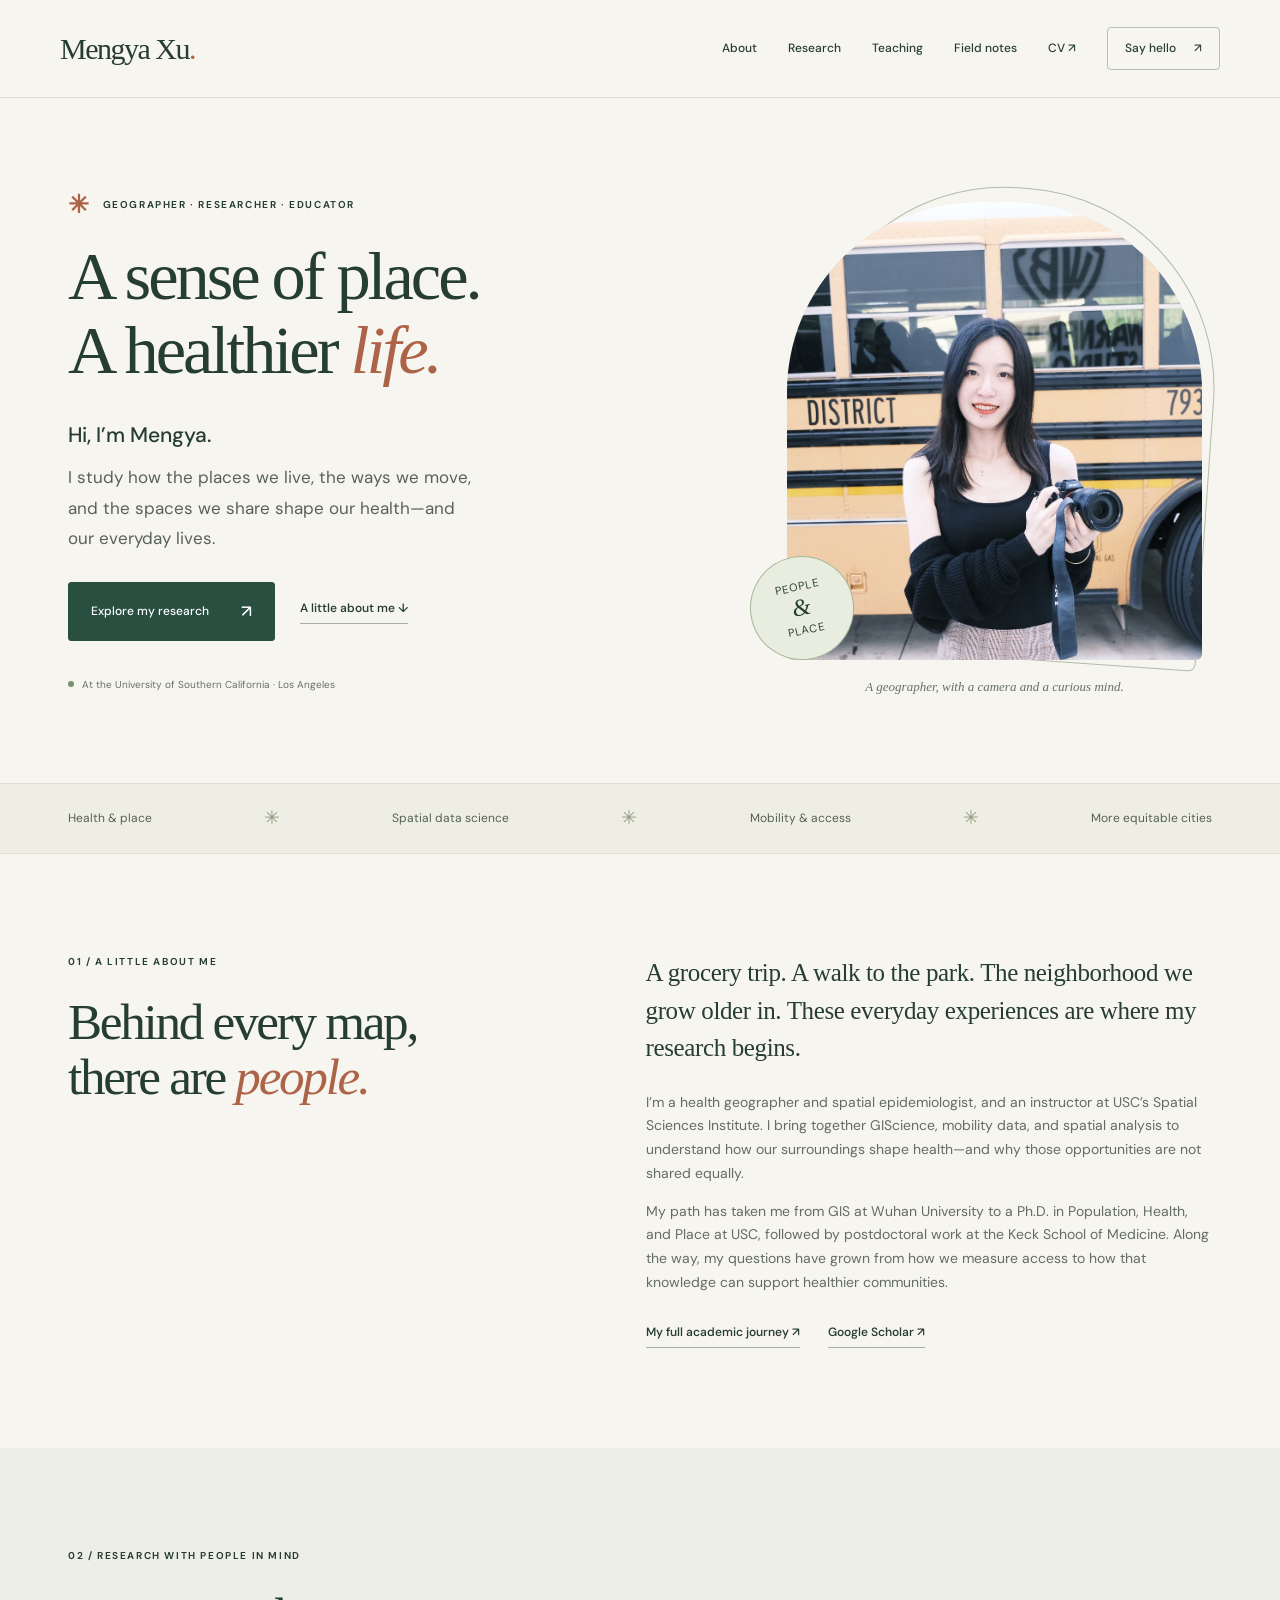
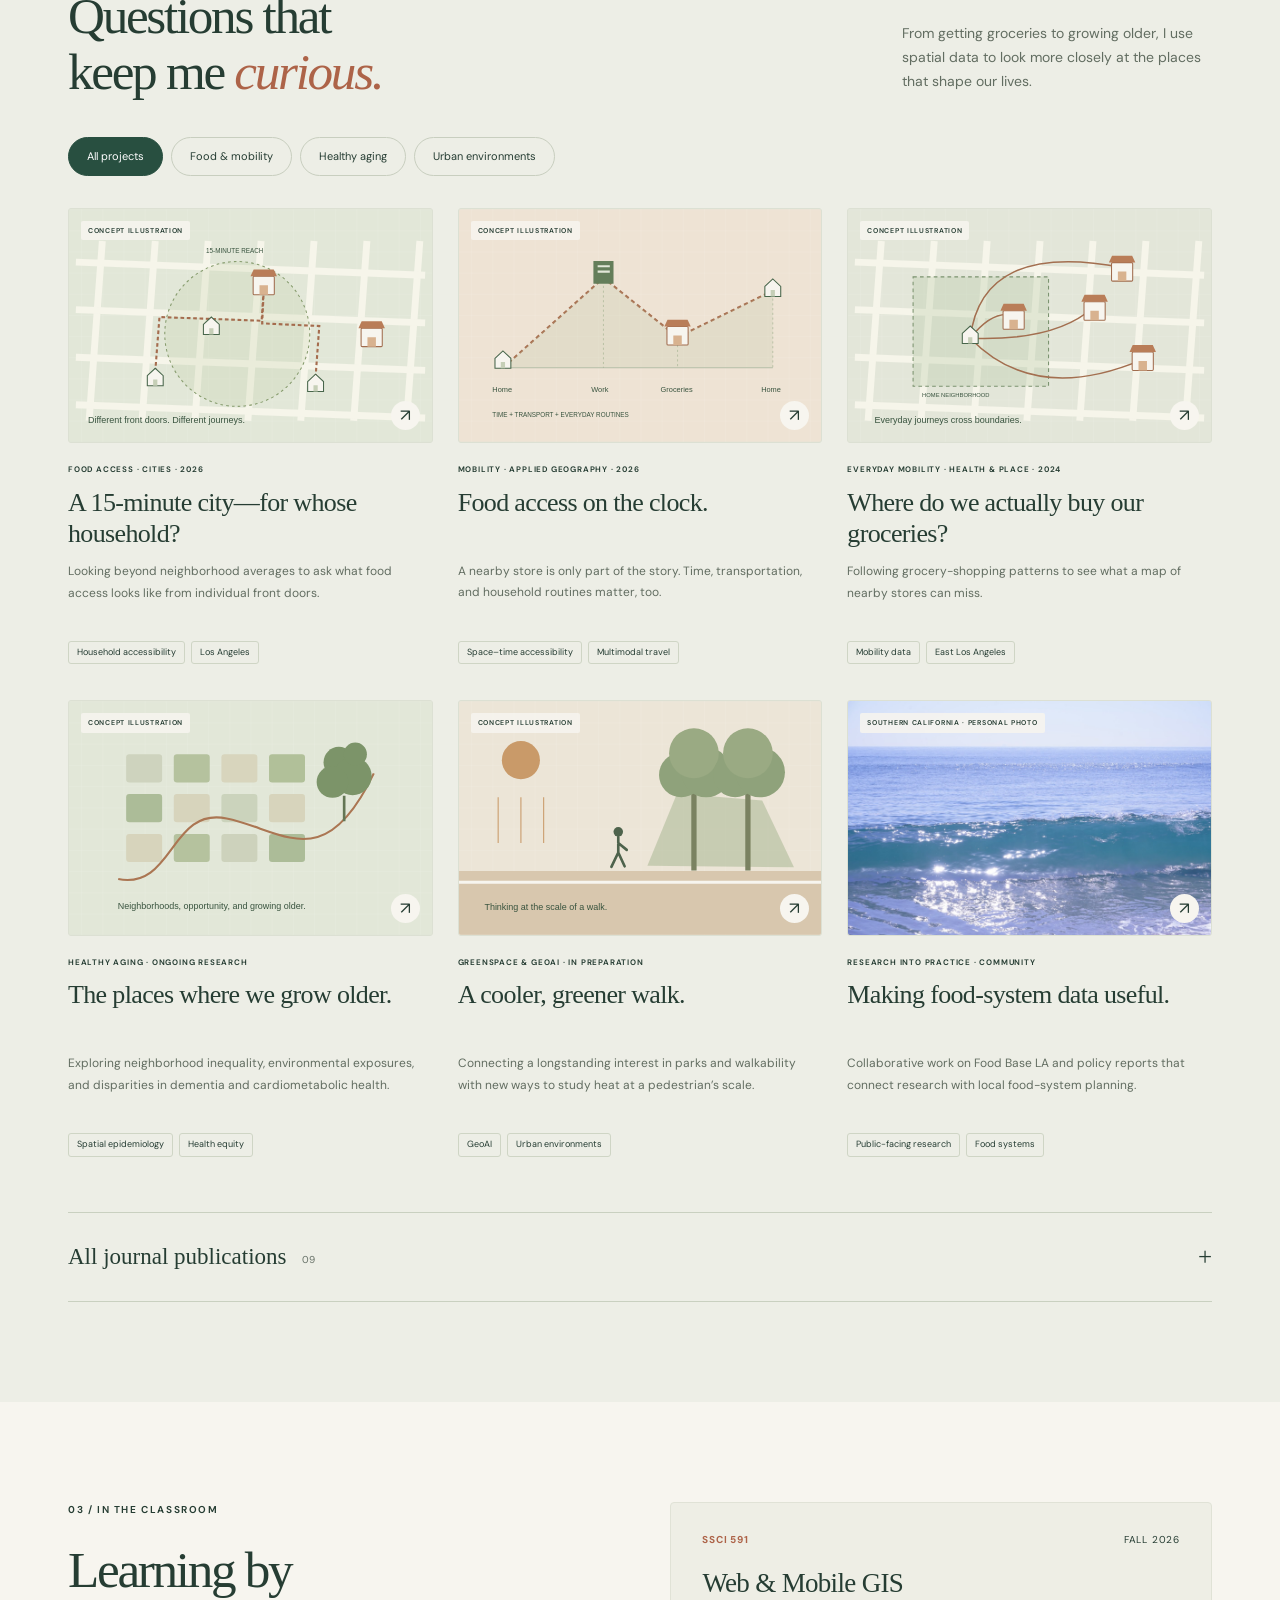
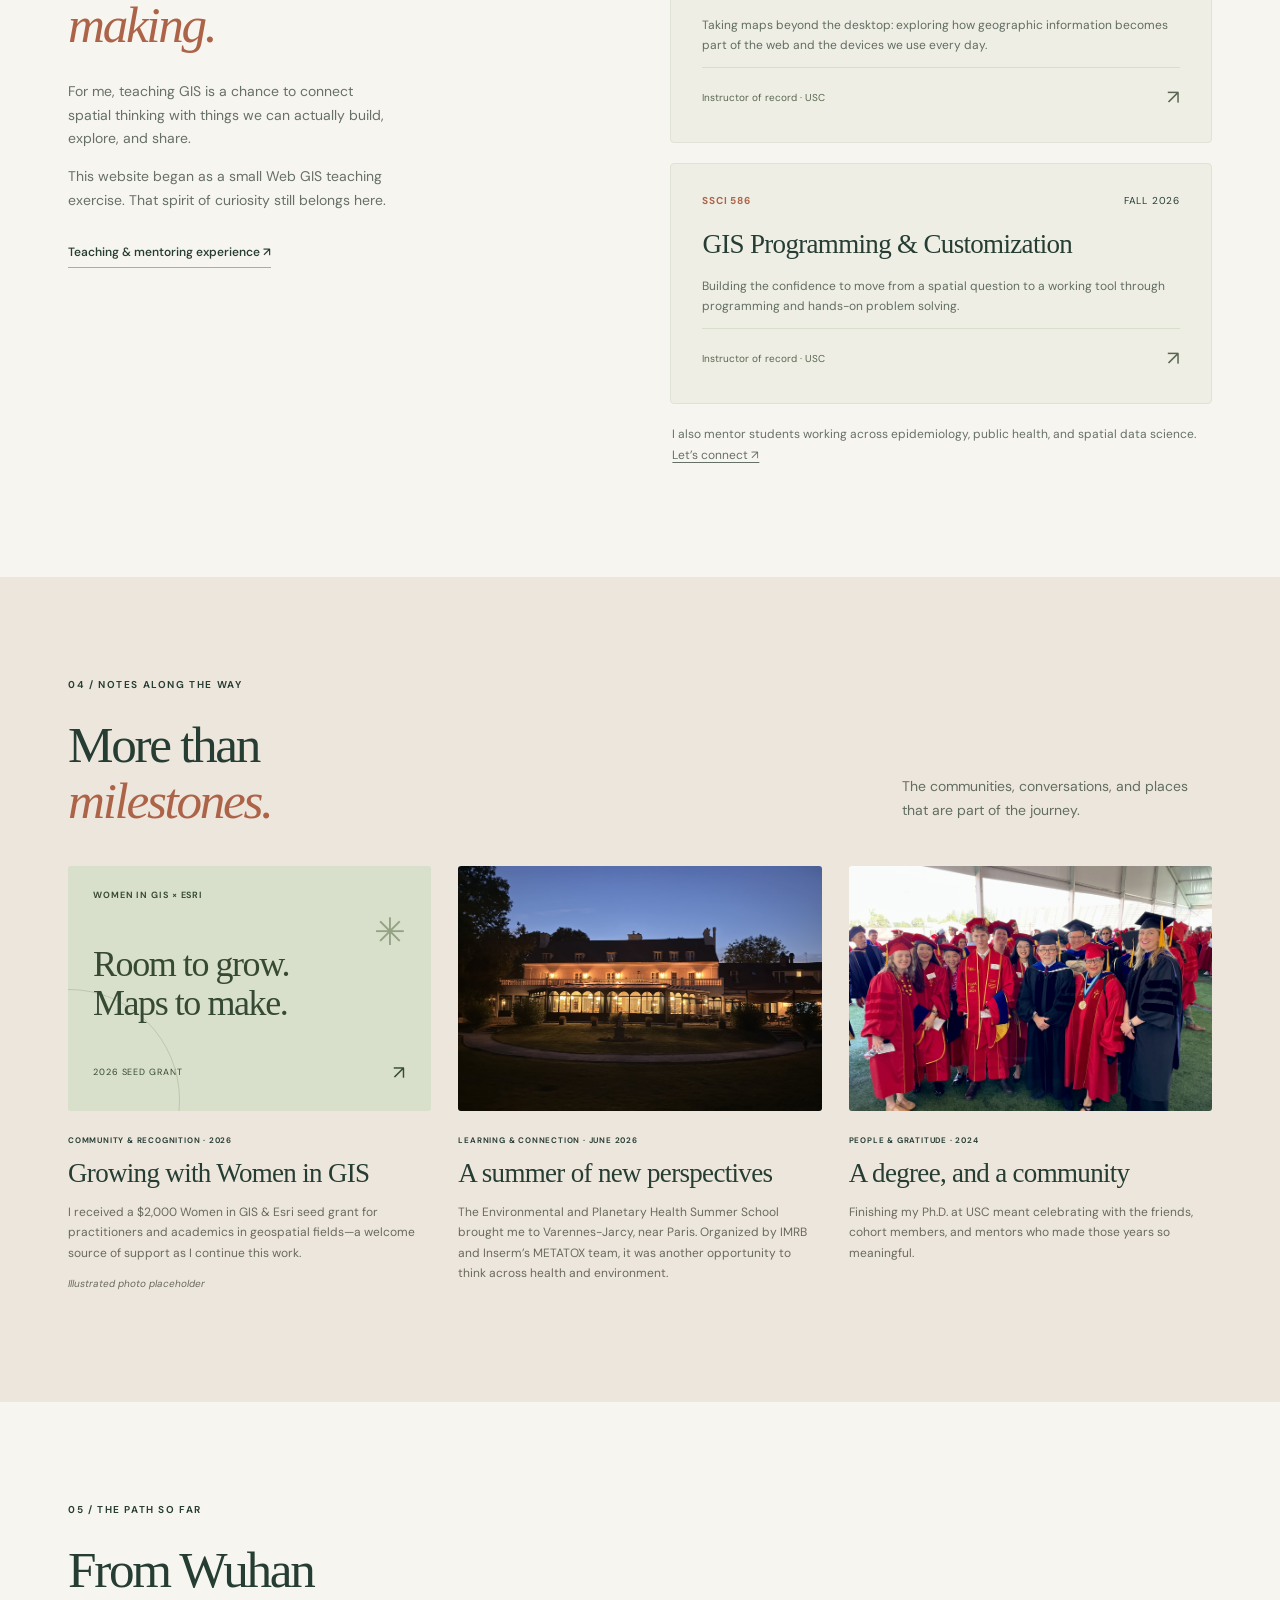
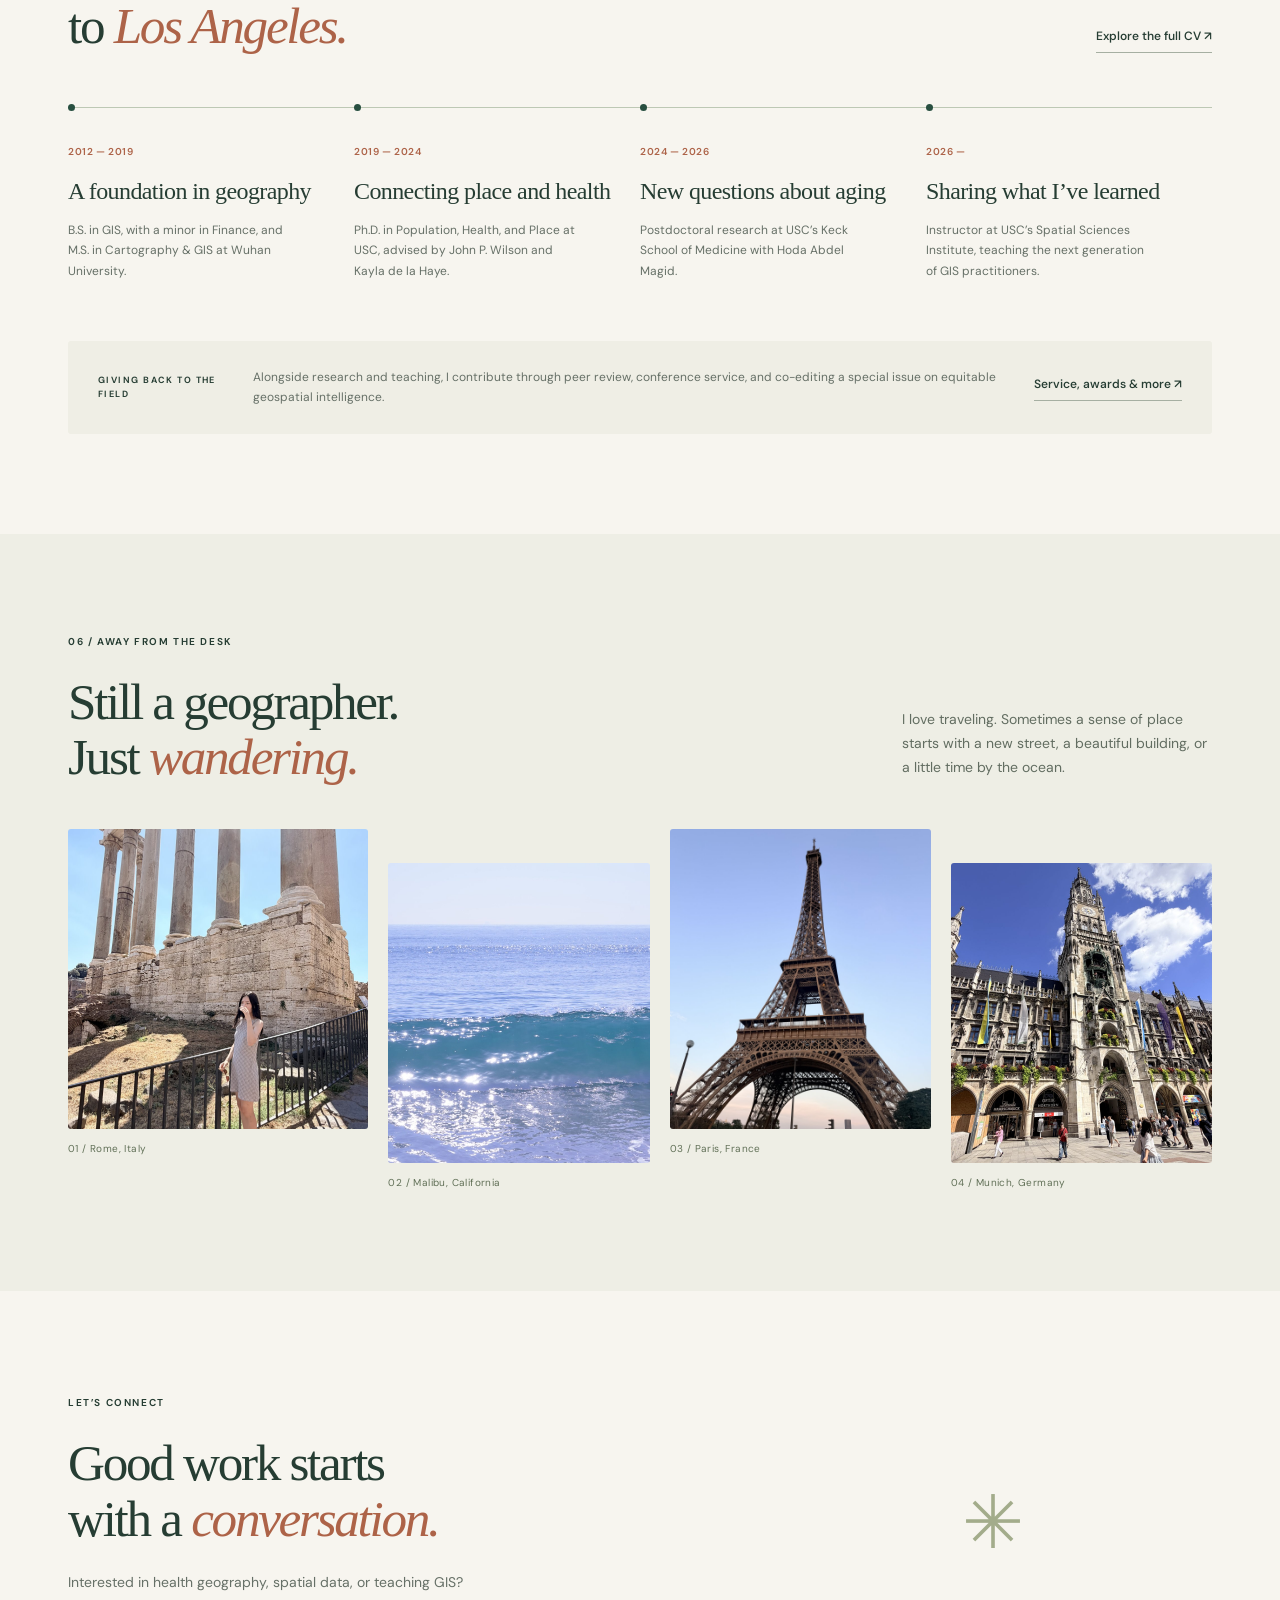
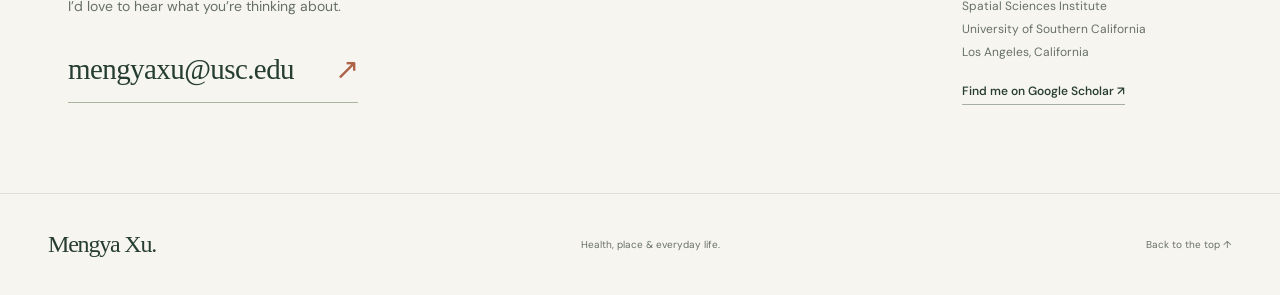
<file: index.html>
<!doctype html><html lang="en"><head><meta charset="utf-8"><meta name="viewport" content="width=device-width,initial-scale=1"><meta name="theme-color" content="#f7f5ef"><link rel="icon" href="assets/favicon.svg" type="image/svg+xml"><link rel="stylesheet" href="style.css"><title>Mengya Xu — Health, place & everyday life</title><meta name="description" content="I'm Mengya Xu, a health geographer and educator at USC. I study how the places we live, move, and gather shape our opportunities for a healthy life."><meta property="og:title" content="Mengya Xu — Health, place & everyday life"><meta property="og:description" content="Research, teaching, and little discoveries along the way. Health geography and spatial data science at USC."><meta property="og:type" content="website"></head><body><a class="skip-link" href="#main">Skip to content</a><header class="site-header"><a class="wordmark" href="index.html" aria-label="Mengya Xu home">Mengya Xu<span class="brand-dot">.</span></a><button class="menu-toggle" aria-expanded="false" aria-controls="site-nav">Menu <span aria-hidden="true">☰</span></button><nav id="site-nav" aria-label="Main navigation"><a href="#about">About</a><a href="#research">Research</a><a href="#teaching">Teaching</a><a href="#moments">Field notes</a><a href="cv.html">CV <span aria-hidden="true">↗</span></a><a class="nav-contact" href="#contact">Say hello <span aria-hidden="true">↗</span></a></nav></header>
<main id="main">
<section class="hero wrap" aria-labelledby="hero-title"><div class="hero-copy"><p class="eyebrow"><span class="small-star" aria-hidden="true">✳</span> GEOGRAPHER · RESEARCHER · EDUCATOR</p><h1 id="hero-title">A sense of place.<br>A healthier <em>life.</em></h1><p class="hero-intro">Hi, I’m Mengya.</p><p class="hero-description">I study how the places we live, the ways we move, and the spaces we share shape our health—and our everyday lives.</p><div class="hero-actions"><a class="button" href="#research">Explore my research <span aria-hidden="true">↗</span></a><a class="text-link" href="#about">A little about me <span aria-hidden="true">↓</span></a></div><p class="location"><span class="location-dot" aria-hidden="true"></span> At the University of Southern California · Los Angeles</p></div><figure class="hero-portrait"><div class="portrait-frame"><img src="assets/images/photo.jpg" alt="Mengya holding a camera, with a yellow school bus in the background" width="1000" height="1000" fetchpriority="high"></div><div class="portrait-stamp" aria-hidden="true">PEOPLE<br><span>&</span> PLACE</div><figcaption>A geographer, with a camera and a curious mind.</figcaption></figure></section>
<div class="research-ribbon"><div class="wrap"><span>Health & place</span><span aria-hidden="true">✳</span><span>Spatial data science</span><span aria-hidden="true">✳</span><span>Mobility & access</span><span aria-hidden="true">✳</span><span>More equitable cities</span></div></div>
<section id="about" class="section wrap about-section"><div><p class="eyebrow">01 / A LITTLE ABOUT ME</p><h2>Behind every map,<br>there are <em>people.</em></h2></div><div class="about-copy"><p class="large-copy">A grocery trip. A walk to the park. The neighborhood we grow older in. These everyday experiences are where my research begins.</p><p>I’m a health geographer and spatial epidemiologist, and an instructor at USC’s Spatial Sciences Institute. I bring together GIScience, mobility data, and spatial analysis to understand how our surroundings shape health—and why those opportunities are not shared equally.</p><p>My path has taken me from GIS at Wuhan University to a Ph.D. in Population, Health, and Place at USC, followed by postdoctoral work at the Keck School of Medicine. Along the way, my questions have grown from how we measure access to how that knowledge can support healthier communities.</p><div class="about-links"><a class="text-link" href="cv.html">My full academic journey ↗</a><a class="text-link" href="https://scholar.google.com/citations?user=jGMMaCEAAAAJ&hl=en" target="_blank" rel="noopener noreferrer">Google Scholar ↗</a></div></div></section>
<section id="research" class="section research-section"><div class="wrap"><div class="section-heading"><div><p class="eyebrow">02 / RESEARCH WITH PEOPLE IN MIND</p><h2>Questions that<br>keep me <em>curious.</em></h2></div><p>From getting groceries to growing older, I use spatial data to look more closely at the places that shape our lives.</p></div>
<div class="filter-row" role="group" aria-label="Filter research projects"><button class="filter active" data-filter="all" aria-pressed="true">All projects</button><button class="filter" data-filter="food" aria-pressed="false">Food & mobility</button><button class="filter" data-filter="health" aria-pressed="false">Healthy aging</button><button class="filter" data-filter="environment" aria-pressed="false">Urban environments</button><span id="filter-status" class="sr-only" role="status"></span></div>
<div class="project-grid">
<article class="project-card" data-category="food"><a href="projects.html#household" class="project-image"><img src="assets/figures/household.svg" alt="Conceptual illustration of different walking routes from homes to grocery stores" loading="lazy" width="720" height="440"><span class="image-label">CONCEPT ILLUSTRATION</span><span class="image-arrow" aria-hidden="true">↗</span></a><div class="project-body"><p class="eyebrow">FOOD ACCESS · CITIES · 2026</p><h3><a href="projects.html#household">A 15-minute city—for whose household?</a></h3><p>Looking beyond neighborhood averages to ask what food access looks like from individual front doors.</p><div class="tags"><span>Household accessibility</span><span>Los Angeles</span></div></div></article>
<article class="project-card" data-category="food"><a href="projects.html#time" class="project-image"><img src="assets/figures/time.svg" alt="Conceptual daily timeline connecting home, work, a grocery stop, and home" loading="lazy" width="720" height="440"><span class="image-label">CONCEPT ILLUSTRATION</span><span class="image-arrow" aria-hidden="true">↗</span></a><div class="project-body"><p class="eyebrow">MOBILITY · APPLIED GEOGRAPHY · 2026</p><h3><a href="projects.html#time">Food access on the clock.</a></h3><p>A nearby store is only part of the story. Time, transportation, and household routines matter, too.</p><div class="tags"><span>Space–time accessibility</span><span>Multimodal travel</span></div></div></article>
<article class="project-card" data-category="food"><a href="projects.html#grocery" class="project-image"><img src="assets/figures/grocery.svg" alt="Illustrated mobility paths crossing a neighborhood boundary to reach grocery stores" loading="lazy" width="720" height="440"><span class="image-label">CONCEPT ILLUSTRATION</span><span class="image-arrow" aria-hidden="true">↗</span></a><div class="project-body"><p class="eyebrow">EVERYDAY MOBILITY · HEALTH & PLACE · 2024</p><h3><a href="projects.html#grocery">Where do we actually buy our groceries?</a></h3><p>Following grocery-shopping patterns to see what a map of nearby stores can miss.</p><div class="tags"><span>Mobility data</span><span>East Los Angeles</span></div></div></article>
<article class="project-card" data-category="health"><a href="projects.html#aging" class="project-image"><img src="assets/figures/aging.svg" alt="Conceptual neighborhood blocks linked with green spaces and a life-course path" loading="lazy" width="720" height="440"><span class="image-label">CONCEPT ILLUSTRATION</span><span class="image-arrow" aria-hidden="true">↗</span></a><div class="project-body"><p class="eyebrow">HEALTHY AGING · ONGOING RESEARCH</p><h3><a href="projects.html#aging">The places where we grow older.</a></h3><p>Exploring neighborhood inequality, environmental exposures, and disparities in dementia and cardiometabolic health.</p><div class="tags"><span>Spatial epidemiology</span><span>Health equity</span></div></div></article>
<article class="project-card" data-category="environment"><a href="projects.html#green" class="project-image"><img src="assets/figures/green.svg" alt="Conceptual street section contrasting exposed pavement with shade beneath trees" loading="lazy" width="720" height="440"><span class="image-label">CONCEPT ILLUSTRATION</span><span class="image-arrow" aria-hidden="true">↗</span></a><div class="project-body"><p class="eyebrow">GREENSPACE & GEOAI · IN PREPARATION</p><h3><a href="projects.html#green">A cooler, greener walk.</a></h3><p>Connecting a longstanding interest in parks and walkability with new ways to study heat at a pedestrian’s scale.</p><div class="tags"><span>GeoAI</span><span>Urban environments</span></div></div></article>
<article class="project-card" data-category="food"><a href="projects.html#community" class="project-image photo-project"><img src="assets/images/malibu.jpg" alt="Coastal view from Mengya’s Southern California photographs" loading="lazy" width="720" height="440"><span class="image-label">SOUTHERN CALIFORNIA · PERSONAL PHOTO</span><span class="image-arrow" aria-hidden="true">↗</span></a><div class="project-body"><p class="eyebrow">RESEARCH INTO PRACTICE · COMMUNITY</p><h3><a href="projects.html#community">Making food-system data useful.</a></h3><p>Collaborative work on Food Base LA and policy reports that connect research with local food-system planning.</p><div class="tags"><span>Public-facing research</span><span>Food systems</span></div></div></article>
</div>
<details class="publication-list"><summary><span>All journal publications <span class="count">09</span></span><span class="summary-plus" aria-hidden="true">+</span></summary><ol><li><span class="pub-year">2026</span><div><p>Xu, M., Livings, M.S., de la Haye, K., &amp; Wilson, J.P. (2026). Extending the space–time prism for multimodal, household-level accessibility modeling: A GIS-based framework applied to food access in Los Angeles, CA. Applied Geography.192:104054.</p><a class="text-link" href="https://doi.org/10.1016/j.apgeog.2026.104054" target="_blank" rel="noopener noreferrer">Read article ↗</a></div></li><li><span class="pub-year">2026</span><div><p>Xu, M., de la Haye, K., MacDonald, B., &amp; Wilson, J.P. (2026). Rethinking food access at the household level under the 15-minute city framework. Cities 170,106657.</p><a class="text-link" href="https://doi.org/10.1016/j.cities.2025.106657" target="_blank" rel="noopener noreferrer">Read article ↗</a></div></li><li><span class="pub-year">2024</span><div><p>Xu, M., Wilson, J.P., Bruine de Bruin, W., Lerner, L., Horn, L., A., Livings, M.S., &amp; de la Haye, K (2024). New insights into grocery store visits among East Los Angeles residents. Health &amp; Place 87, 103220.</p><a class="text-link" href="https://doi.org/10.1016/j.healthplace.2024.103220" target="_blank" rel="noopener noreferrer">Read article ↗</a></div></li><li><span class="pub-year">2023</span><div><p>Livings, M.S., Wilson, J.P., Miller, S., Bruine de Bruin, W., Weber, K., Babboni, M., Xu, M., Li, K., &amp; de la Haye, K. (2023). Spatial characteristics of food insecurity and food access in Los Angeles County during the COVID-19 pandemic. Food Security 15: 1255-1271.</p></div></li><li><span class="pub-year">2023</span><div><p>Livings, M.S., Bruine de Bruin, W., Wilson, J.P., Lee, B. Y., Xu, M., Frazzini, A., Chandra, S., Weber, K., Babboni, M., &amp; de la Haye, K. (2023). Food insecurity is under-reported in surveys that ask about the past year. American Journal of Preventive Medicine 65: 657-666.</p></div></li><li><span class="pub-year">2019</span><div><p>Su, S., Zhou, H., Xu, M., Ru, H., Wang, W., &amp; Weng, M. (2019). Auditing street walkability and associated social inequalities for planning implications. Journal of Transport Geography. 74: 62-76.</p></div></li><li><span class="pub-year">2018</span><div><p>Pi, J., Sun, Y., Xu, M., Su, S., &amp; Weng, M. (2018). Neighborhood social determinants of public health: Analysis of three prevalent non-communicable chronic diseases in Shenzhen, China. Social Indicators Research 135: 683-698.</p></div></li><li><span class="pub-year">2017</span><div><p>Xu, M., Xin, J., Su, S., Weng, M., &amp; Cai, Z. (2017). Social inequalities of park accessibility in Shenzhen, China: The role of park quality, transport modes, and hierarchical socioeconomic characteristics. Journal of Transport Geography 62: 38-50.</p></div></li><li><span class="pub-year">2017</span><div><p>Su, S., Li, Z., Xu, M., Cai, Z., &amp; Weng, M. (2017). A geo-big data approach to intra-urban food deserts: Transit-varying accessibility, social inequalities, and implications for urban planning. Habitat International 64: 22-40.</p></div></li></ol><p class="small-note">For manuscripts under review, work in preparation, and policy reports, see the <a href="cv.html#publications">complete CV</a>. Statuses follow the August 2026 CV.</p></details></div></section>
<section id="teaching" class="section wrap teaching-section"><div class="teaching-intro"><p class="eyebrow">03 / IN THE CLASSROOM</p><h2>Learning by<br><em>making.</em></h2><p>For me, teaching GIS is a chance to connect spatial thinking with things we can actually build, explore, and share.</p><p>This website began as a small Web GIS teaching exercise. That spirit of curiosity still belongs here.</p><a class="text-link" href="cv.html#teaching-experience">Teaching & mentoring experience ↗</a></div><div class="course-stack"><article class="course"><div class="course-meta"><span>SSCI 591</span><span>FALL 2026</span></div><h3>Web & Mobile GIS</h3><p>Taking maps beyond the desktop: exploring how geographic information becomes part of the web and the devices we use every day.</p><div class="course-foot"><span>Instructor of record · USC</span><span aria-hidden="true">↗</span></div></article><article class="course"><div class="course-meta"><span>SSCI 586</span><span>FALL 2026</span></div><h3>GIS Programming & Customization</h3><p>Building the confidence to move from a spatial question to a working tool through programming and hands-on problem solving.</p><div class="course-foot"><span>Instructor of record · USC</span><span aria-hidden="true">↗</span></div></article><p class="mentoring-note">I also mentor students working across epidemiology, public health, and spatial data science. <a href="mailto:mengyaxu@usc.edu">Let’s connect ↗</a></p></div></section>
<section id="moments" class="section moments-section"><div class="wrap"><div class="section-heading"><div><p class="eyebrow">04 / NOTES ALONG THE WAY</p><h2>More than<br><em>milestones.</em></h2></div><p>The communities, conversations, and places that are part of the journey.</p></div><div class="moments-grid"><article class="moment"><div class="grant-art" role="img" aria-label="Illustrated placeholder for a future Women in GIS grant photograph"><span class="eyebrow">WOMEN IN GIS × ESRI</span><span class="grant-star" aria-hidden="true">✳</span><span class="grant-title">Room to grow.<br>Maps to make.</span><span class="grant-bottom">2026 SEED GRANT <span>↗</span></span></div><p class="eyebrow">COMMUNITY & RECOGNITION · 2026</p><h3>Growing with Women in GIS</h3><p>I received a $2,000 Women in GIS & Esri seed grant for practitioners and academics in geospatial fields—a welcome source of support as I continue this work.</p><p class="small-note">Illustrated photo placeholder</p></article><article class="moment"><img src="assets/images/parissummer.jpg" alt="An illuminated building in the evening, photographed during the France summer-school trip" loading="lazy" width="700" height="520"><p class="eyebrow">LEARNING & CONNECTION · JUNE 2026</p><h3>A summer of new perspectives</h3><p>The Environmental and Planetary Health Summer School brought me to Varennes-Jarcy, near Paris. Organized by IMRB and Inserm’s METATOX team, it was another opportunity to think across health and environment.</p></article><article class="moment"><img src="assets/images/cohort.jpg" alt="Celebrating USC graduation with cohort members and mentors in 2024" loading="lazy" width="700" height="520"><p class="eyebrow">PEOPLE & GRATITUDE · 2024</p><h3>A degree, and a community</h3><p>Finishing my Ph.D. at USC meant celebrating with the friends, cohort members, and mentors who made those years so meaningful.</p></article></div></div></section>
<section class="section wrap journey-section"><div class="section-heading"><div><p class="eyebrow">05 / THE PATH SO FAR</p><h2>From Wuhan<br>to <em>Los Angeles.</em></h2></div><a class="text-link" href="cv.html">Explore the full CV ↗</a></div><div class="timeline"><article><span class="timeline-year">2012 — 2019</span><h3>A foundation in geography</h3><p>B.S. in GIS, with a minor in Finance, and M.S. in Cartography & GIS at Wuhan University.</p></article><article><span class="timeline-year">2019 — 2024</span><h3>Connecting place and health</h3><p>Ph.D. in Population, Health, and Place at USC, advised by John P. Wilson and Kayla de la Haye.</p></article><article><span class="timeline-year">2024 — 2026</span><h3>New questions about aging</h3><p>Postdoctoral research at USC’s Keck School of Medicine with Hoda Abdel Magid.</p></article><article><span class="timeline-year">2026 —</span><h3>Sharing what I’ve learned</h3><p>Instructor at USC’s Spatial Sciences Institute, teaching the next generation of GIS practitioners.</p></article></div><div class="service-note"><p class="eyebrow">GIVING BACK TO THE FIELD</p><p>Alongside research and teaching, I contribute through peer review, conference service, and co-editing a special issue on equitable geospatial intelligence.</p><a class="text-link" href="cv.html#editorial-professional-services">Service, awards & more ↗</a></div></section>
<section class="section outside-section"><div class="wrap"><div class="section-heading"><div><p class="eyebrow">06 / AWAY FROM THE DESK</p><h2>Still a geographer.<br>Just <em>wandering.</em></h2></div><p>I love traveling. Sometimes a sense of place starts with a new street, a beautiful building, or a little time by the ocean.</p></div><div class="travel-grid"><figure><img src="assets/images/roma2.jpg" alt="Mengya standing beside ancient columns during a trip to Rome" loading="lazy" width="600" height="800"><figcaption>01 / Rome, Italy</figcaption></figure><figure><img src="assets/images/malibu.jpg" alt="Blue waves on the Malibu coast" loading="lazy" width="600" height="800"><figcaption>02 / Malibu, California</figcaption></figure><figure><img src="assets/images/paris.jpg" alt="The Eiffel Tower viewed from below" loading="lazy" width="600" height="800"><figcaption>03 / Paris, France</figcaption></figure><figure><img src="assets/images/munich.jpg" alt="Ornate architecture on a sunny day in Munich" loading="lazy" width="600" height="800"><figcaption>04 / Munich, Germany</figcaption></figure></div></div></section>
<section id="contact" class="section wrap contact-section"><div><p class="eyebrow">LET’S CONNECT</p><h2>Good work starts<br>with a <em>conversation.</em></h2><p>Interested in health geography, spatial data, or teaching GIS?<br>I’d love to hear what you’re thinking about.</p><a class="contact-email" href="mailto:mengyaxu@usc.edu">mengyaxu@usc.edu <span aria-hidden="true">↗</span></a></div><div class="contact-aside"><span class="contact-star" aria-hidden="true">✳</span><p>Spatial Sciences Institute<br>University of Southern California<br>Los Angeles, California</p><a class="text-link" href="https://scholar.google.com/citations?user=jGMMaCEAAAAJ&hl=en" target="_blank" rel="noopener noreferrer">Find me on Google Scholar ↗</a></div></section>
</main><footer class="site-footer"><a class="wordmark" href="#">Mengya Xu.</a><p>Health, place & everyday life.</p><a href="#main">Back to the top ↑</a></footer><script src="app.js" defer></script></body></html>
</file>
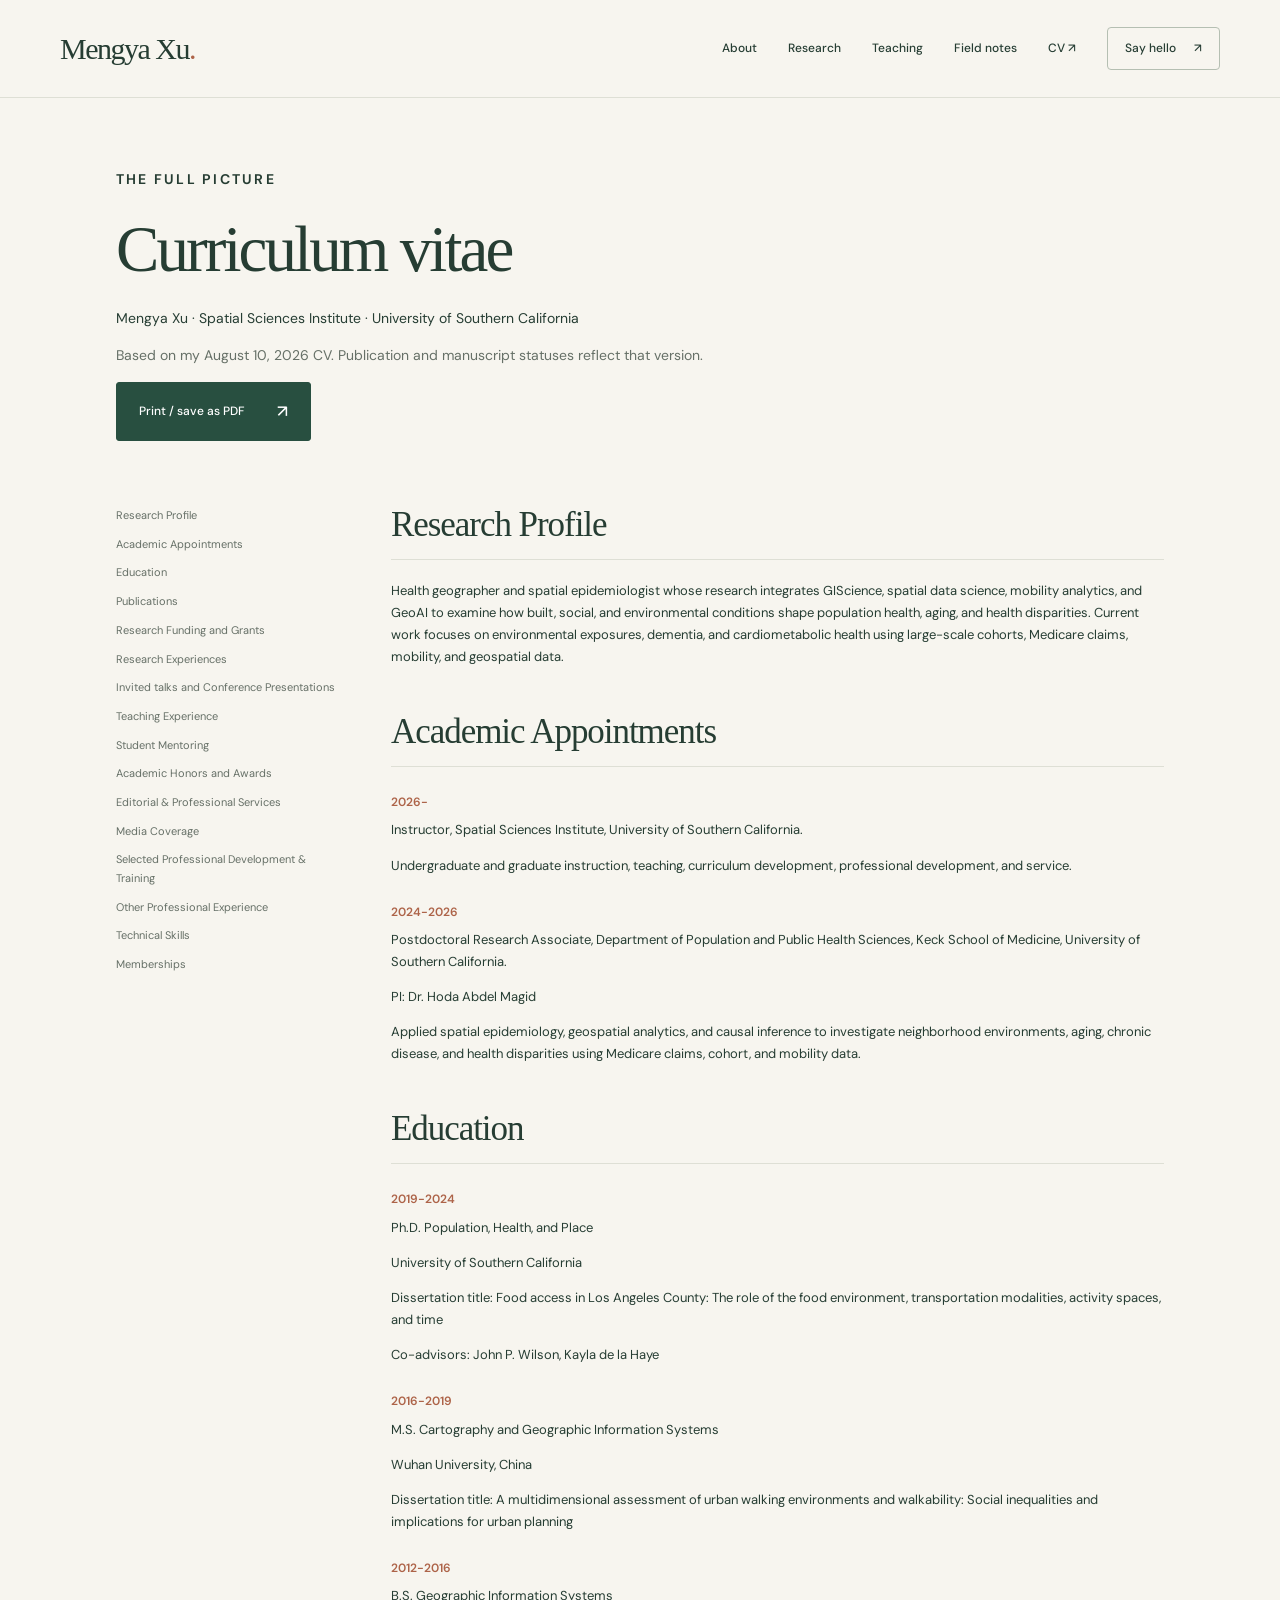
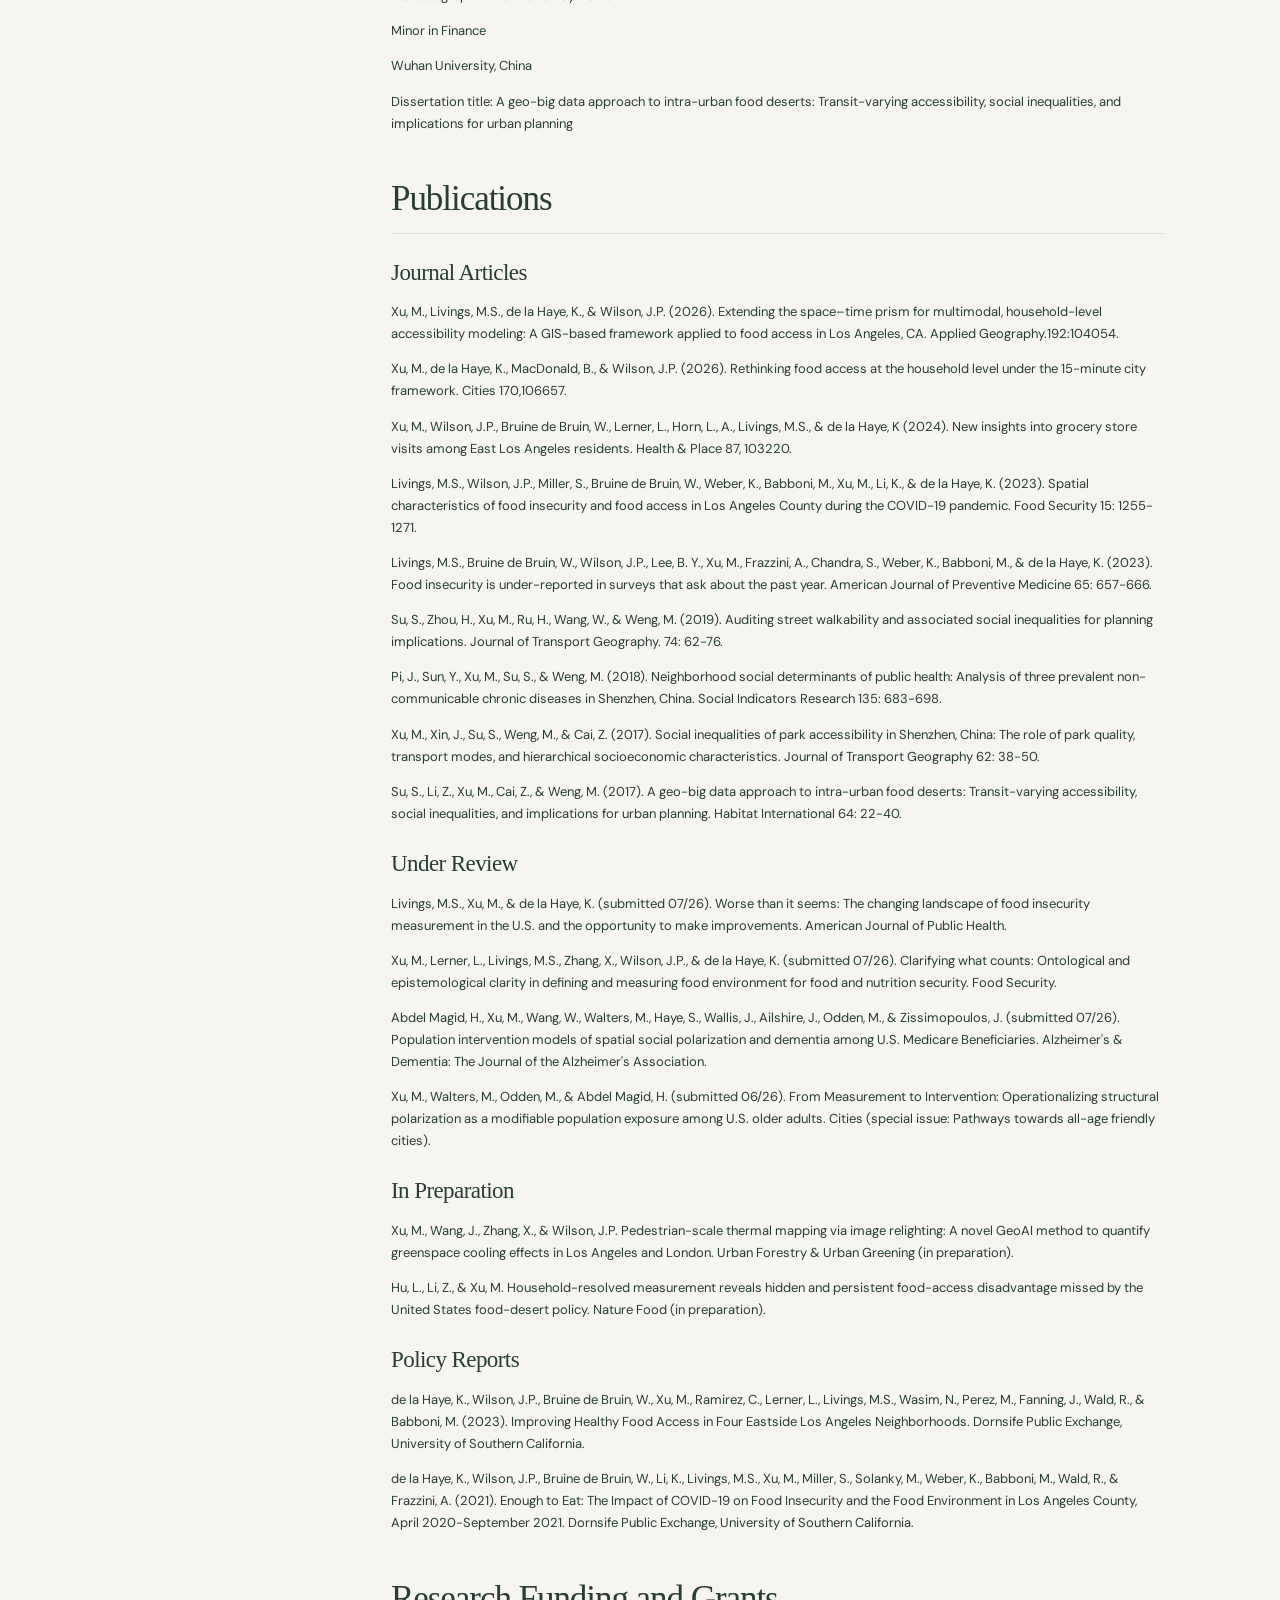
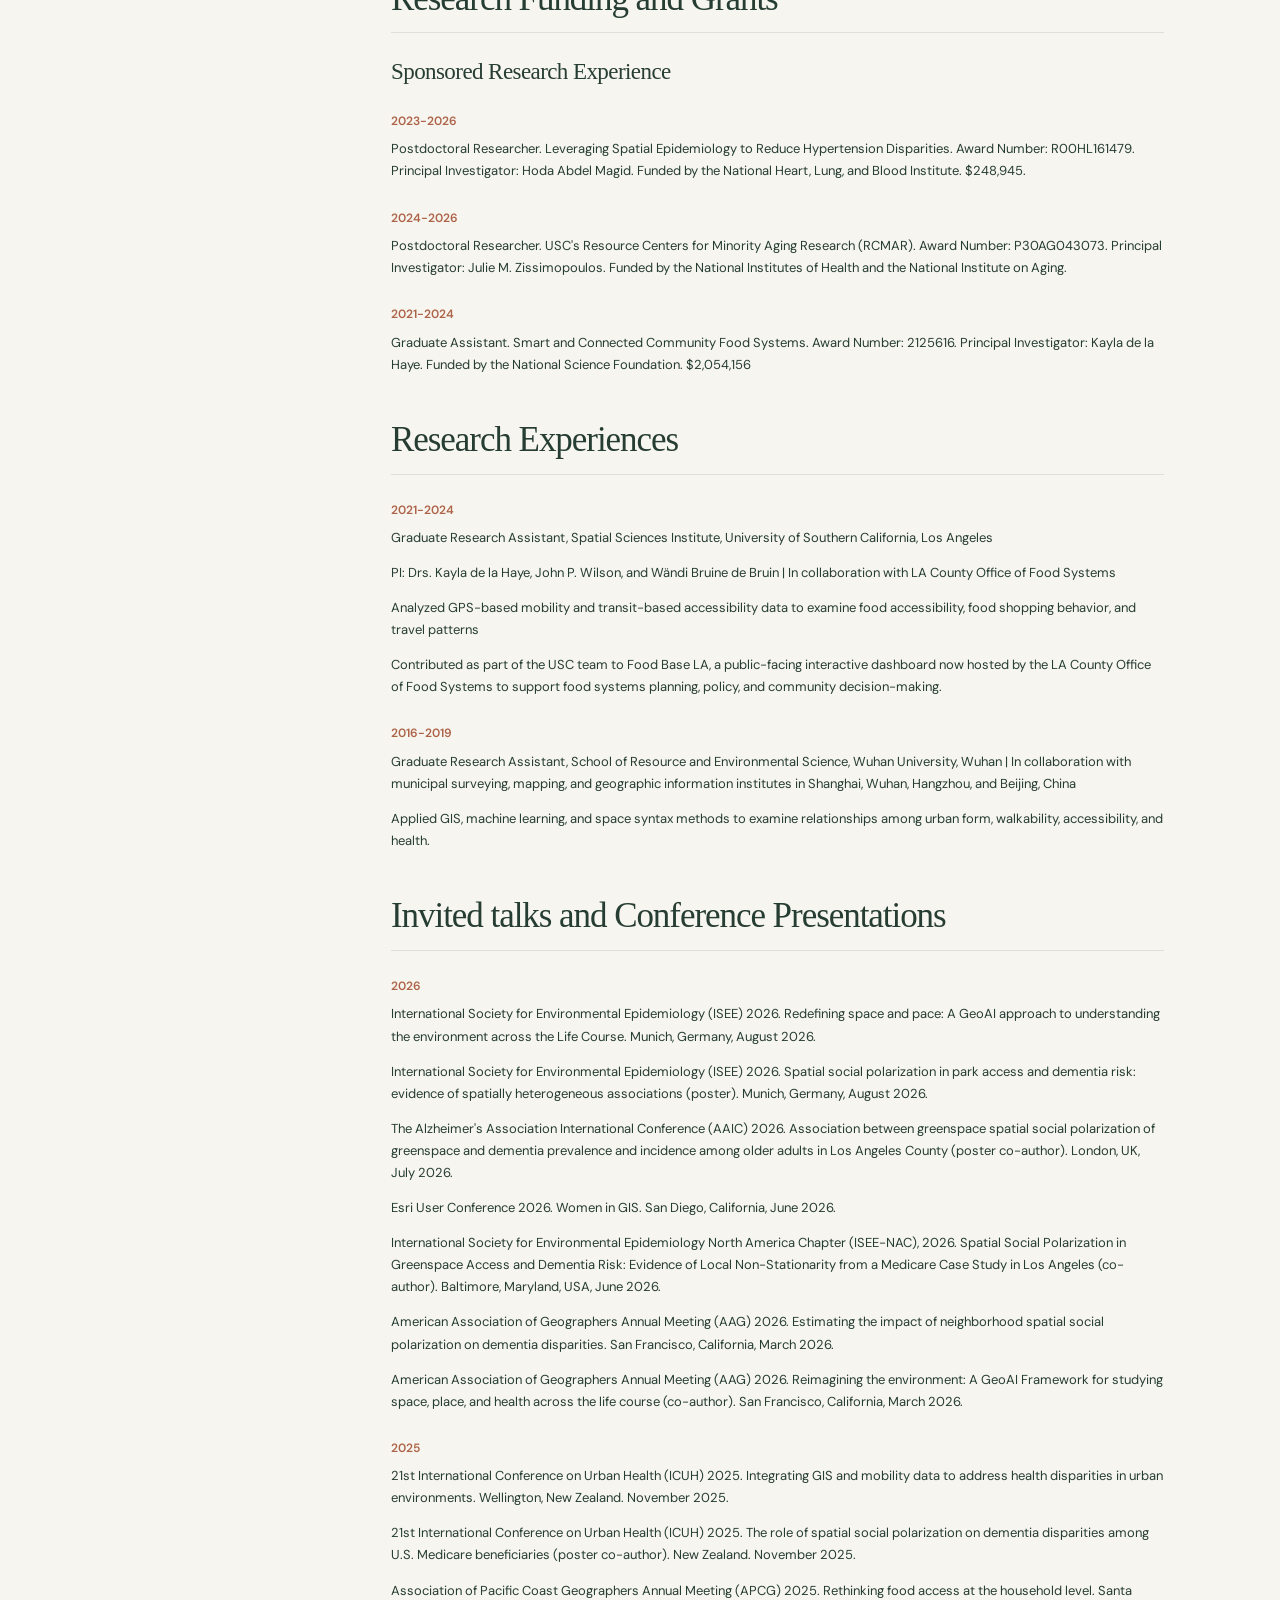
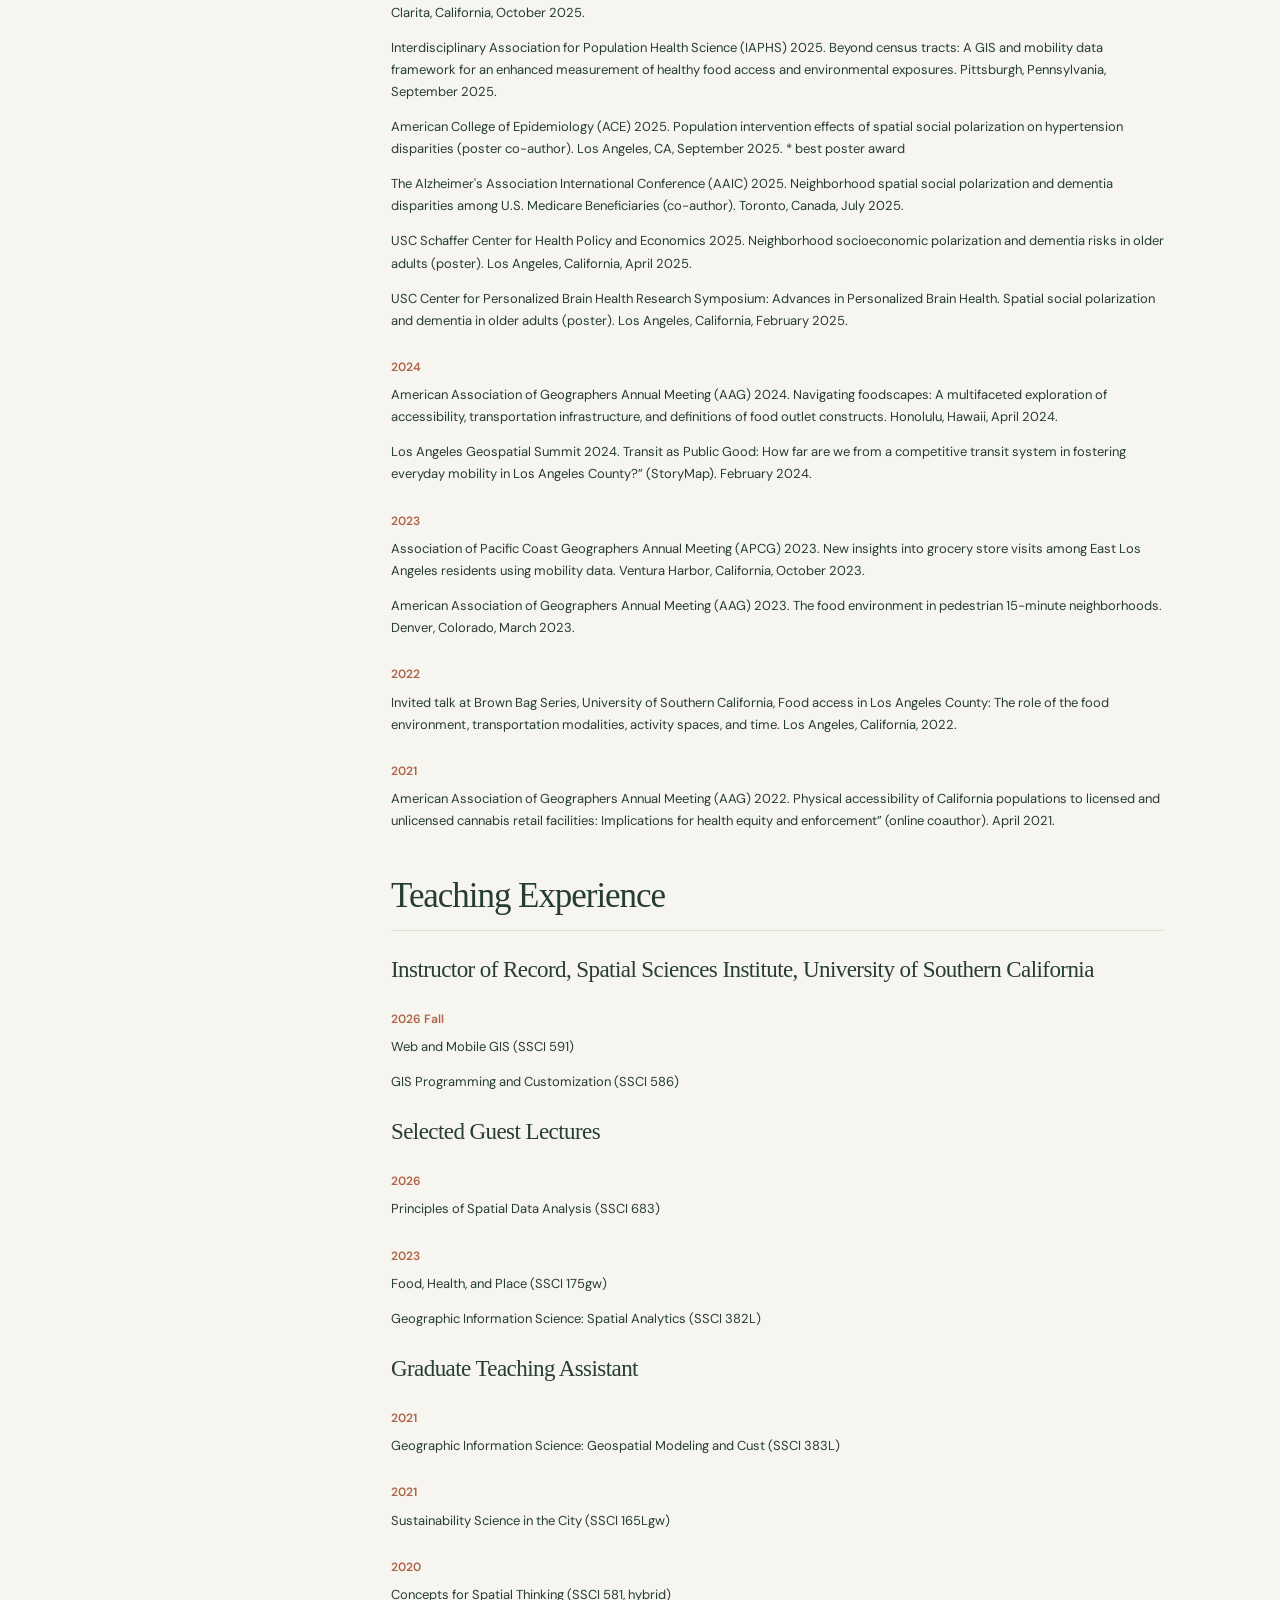
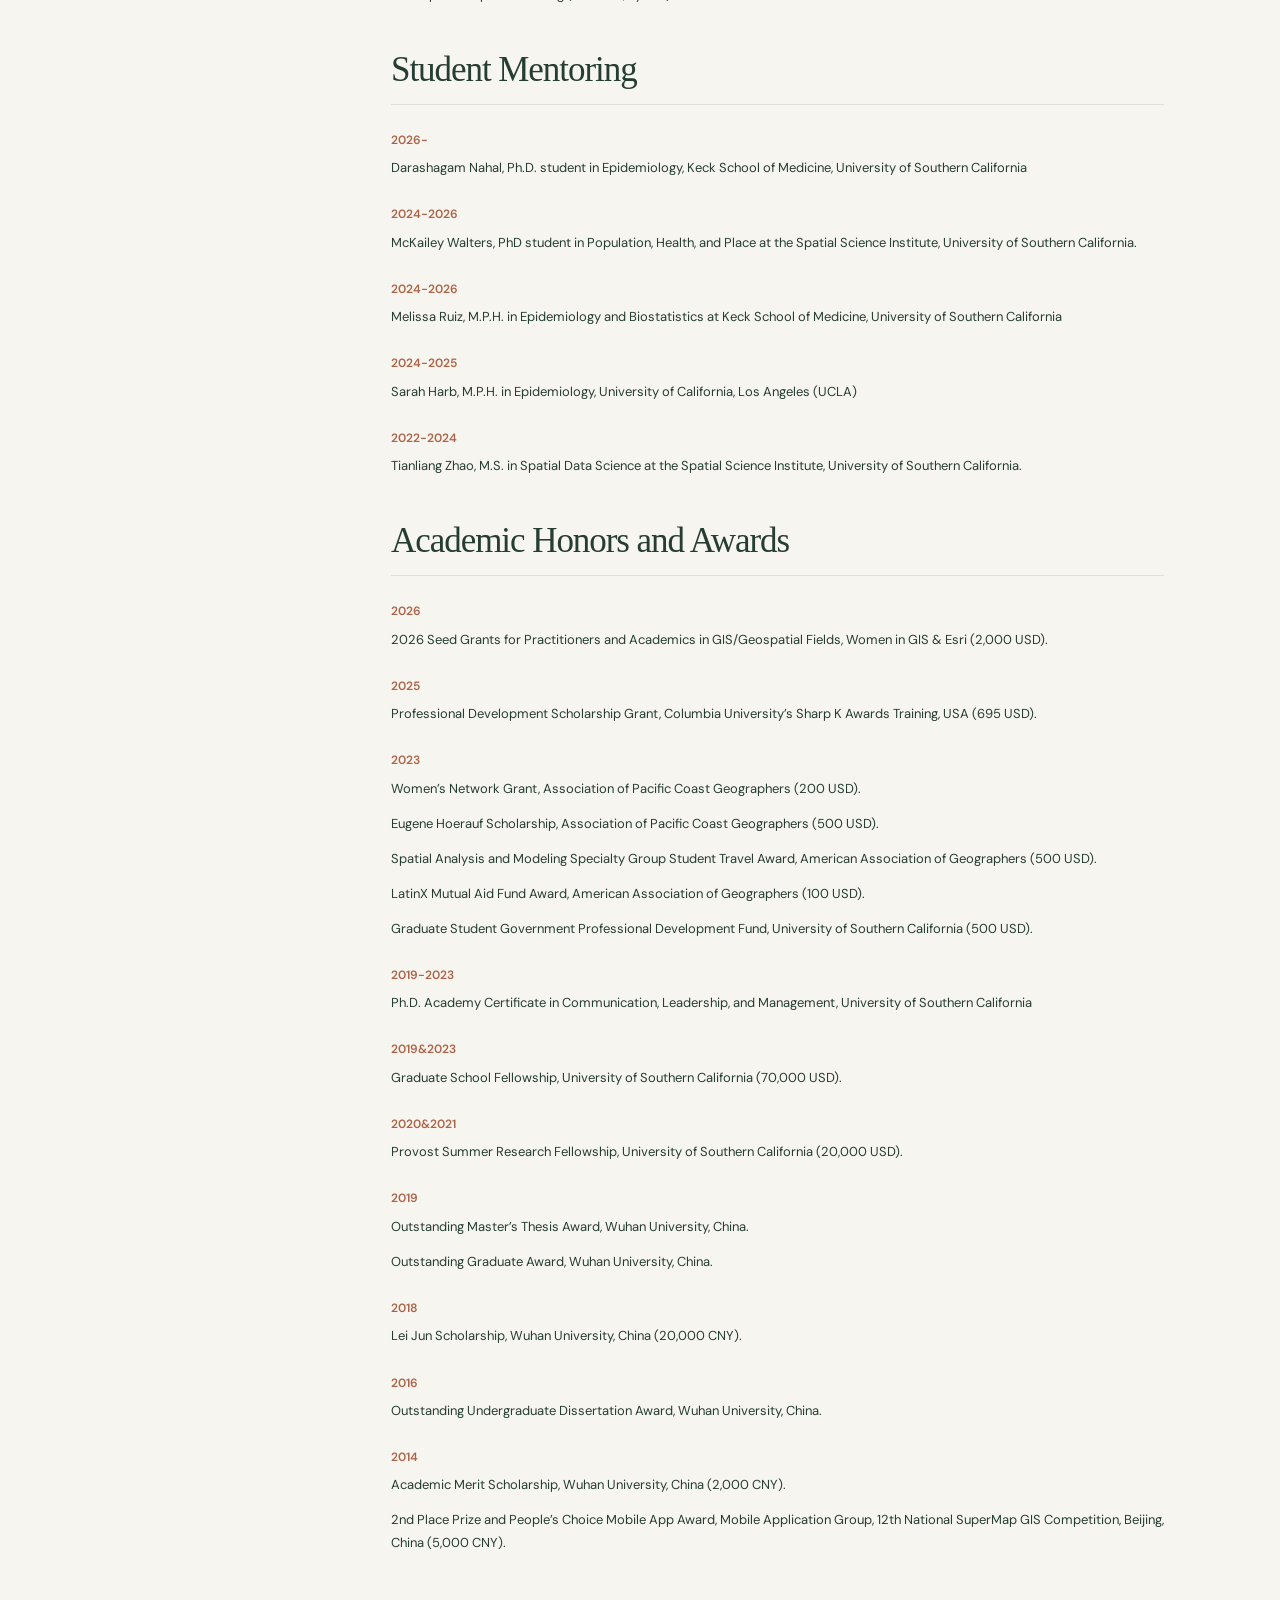
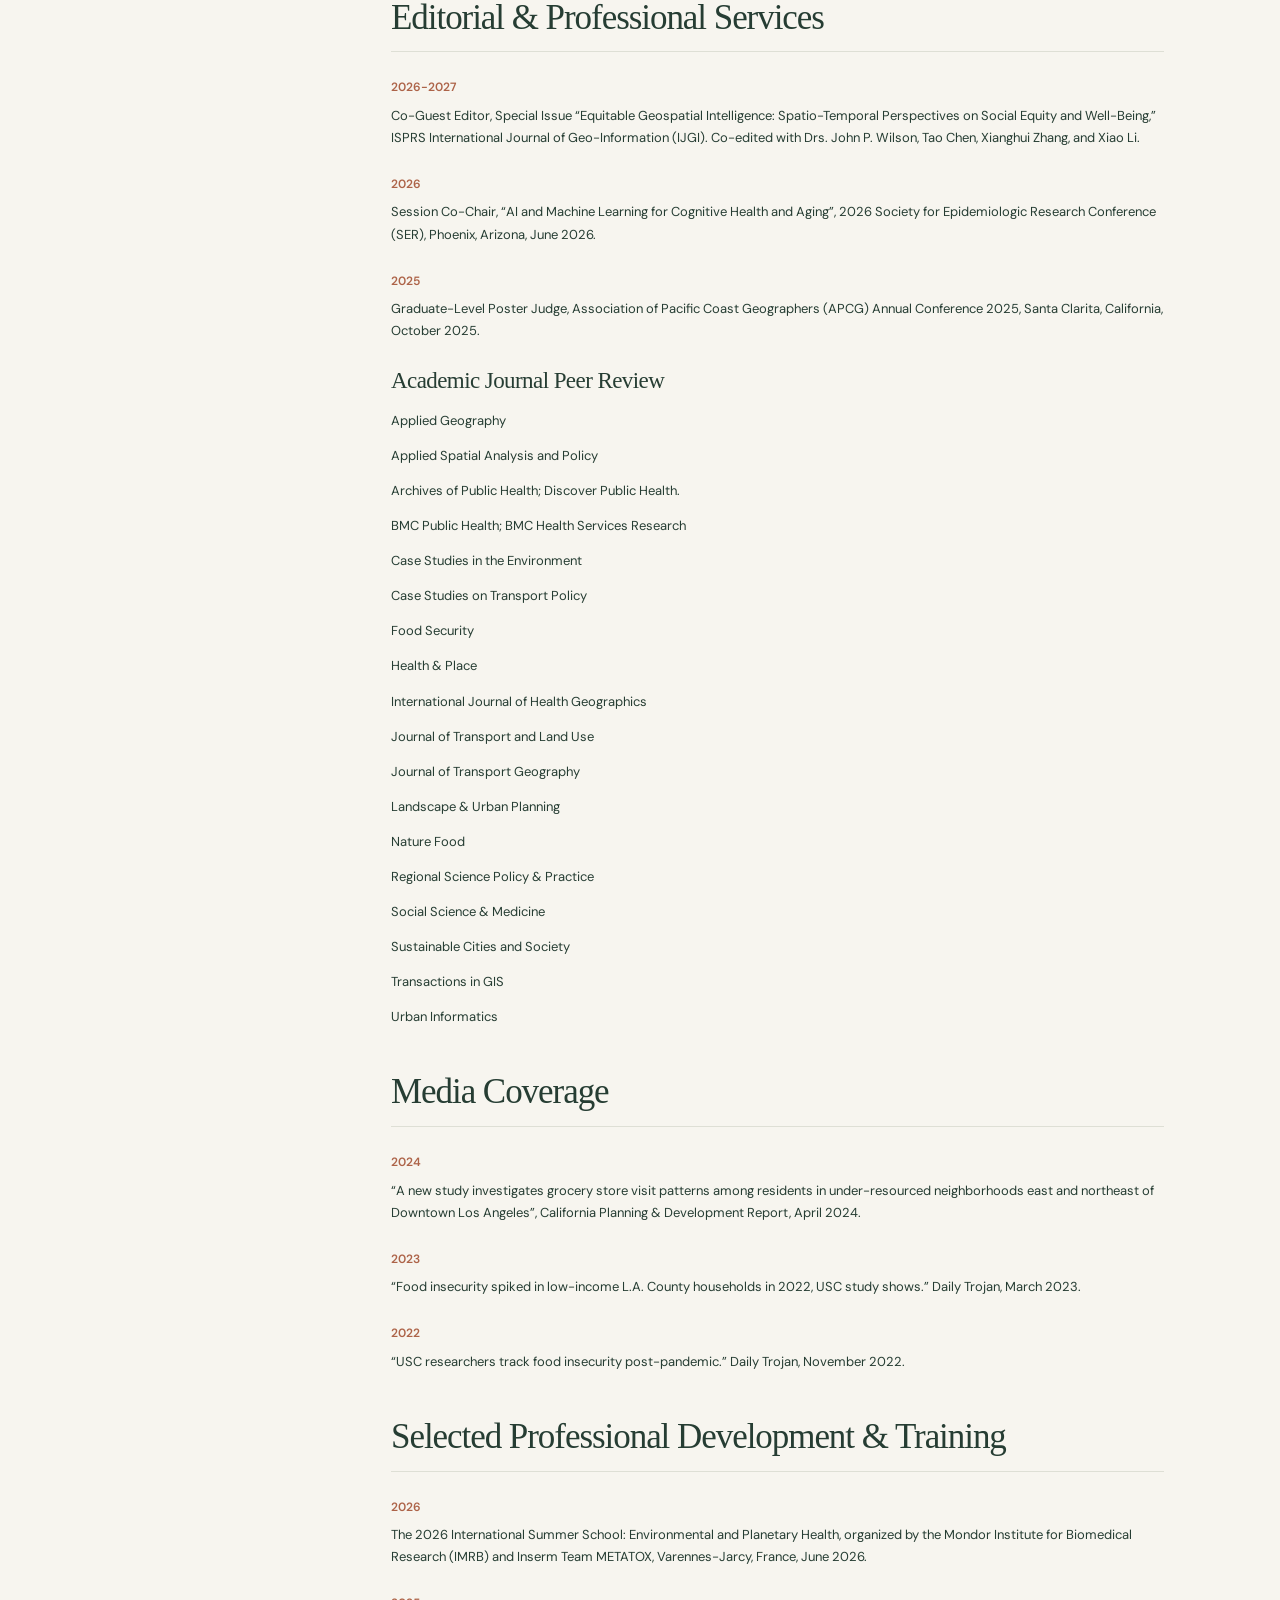
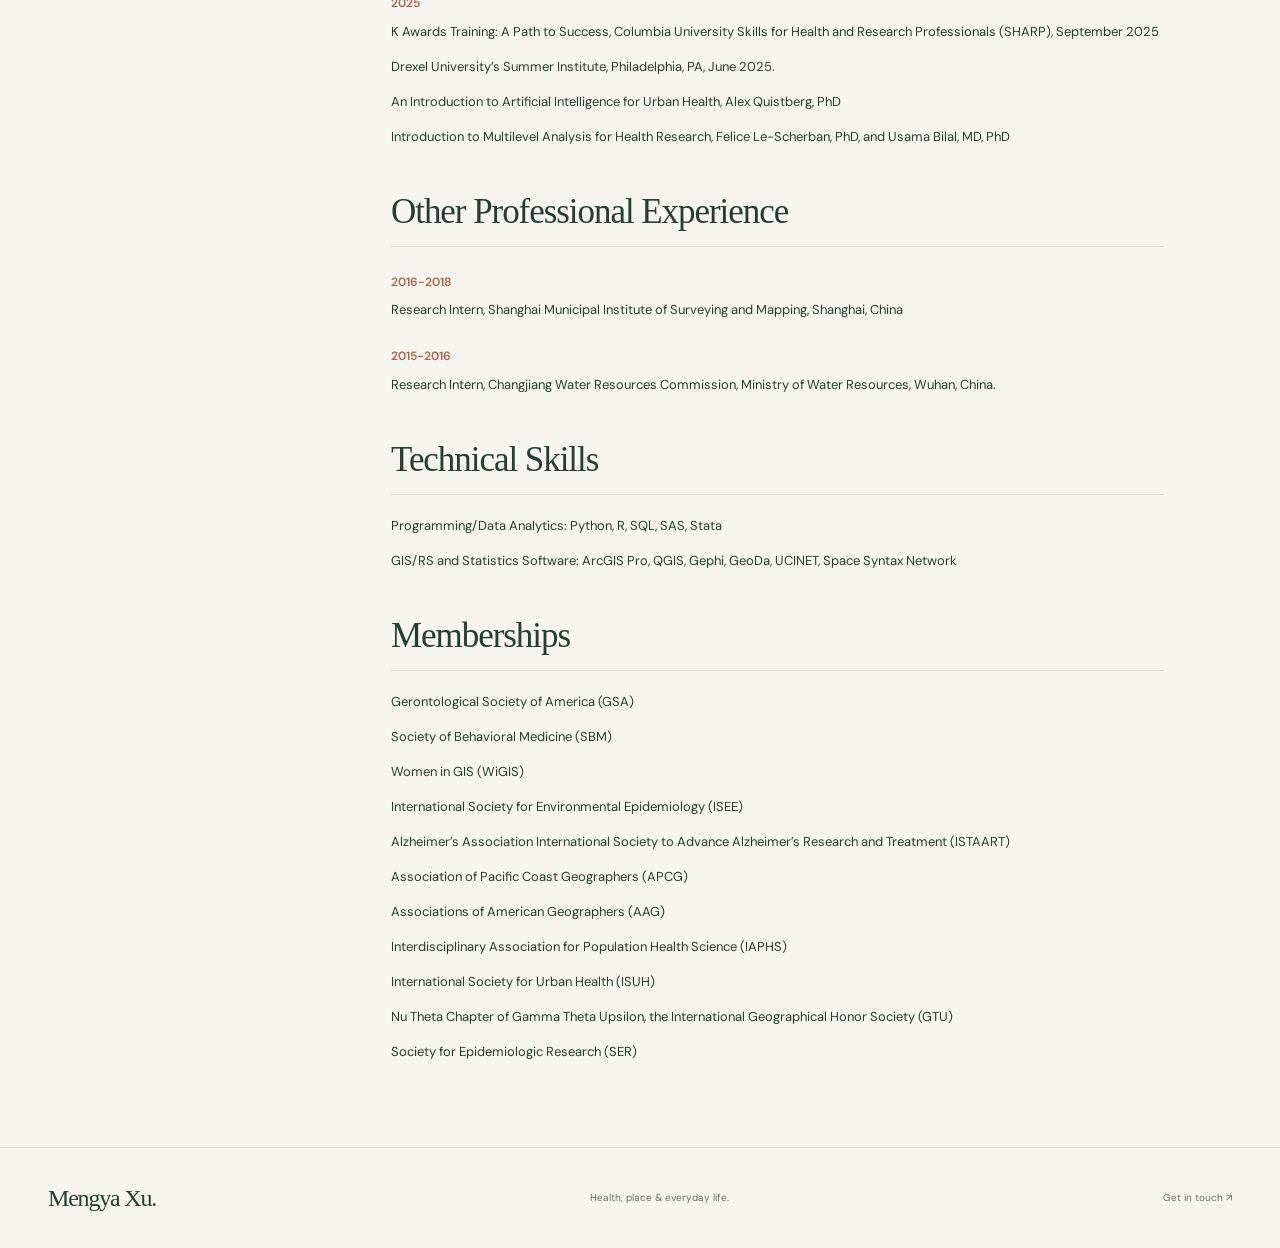
<file: cv.html>
<!doctype html><html lang="en"><head><meta charset="utf-8"><meta name="viewport" content="width=device-width,initial-scale=1"><meta name="theme-color" content="#f7f5ef"><link rel="icon" href="assets/favicon.svg" type="image/svg+xml"><link rel="stylesheet" href="style.css"><title>Curriculum vitae — Mengya Xu</title><meta name="description" content="Mengya Xu's academic appointments, publications, teaching, grants, and service."></head><body><a class="skip-link" href="#main">Skip to content</a><header class="site-header"><a class="wordmark" href="index.html" aria-label="Mengya Xu home">Mengya Xu<span class="brand-dot">.</span></a><button class="menu-toggle" aria-expanded="false" aria-controls="site-nav">Menu <span aria-hidden="true">☰</span></button><nav id="site-nav" aria-label="Main navigation"><a href="index.html#about">About</a><a href="index.html#research">Research</a><a href="index.html#teaching">Teaching</a><a href="index.html#moments">Field notes</a><a href="cv.html">CV <span aria-hidden="true">↗</span></a><a class="nav-contact" href="index.html#contact">Say hello <span aria-hidden="true">↗</span></a></nav></header><main id="main" class="cv-page"><div class="cv-heading"><p class="eyebrow">THE FULL PICTURE</p><h1>Curriculum vitae</h1><p>Mengya Xu · Spatial Sciences Institute · University of Southern California</p><p class="muted">Based on my August 10, 2026 CV. Publication and manuscript statuses reflect that version.</p><button class="button" id="print-cv">Print / save as PDF <span aria-hidden="true">↗</span></button></div><div class="cv-layout"><aside aria-label="CV sections"><a href="#research-profile">Research Profile</a><a href="#academic-appointments">Academic Appointments</a><a href="#education">Education</a><a href="#publications">Publications</a><a href="#research-funding-and-grants">Research Funding and Grants</a><a href="#research-experiences">Research Experiences</a><a href="#invited-talks-and-conference-presentations">Invited talks and Conference Presentations</a><a href="#teaching-experience">Teaching Experience</a><a href="#student-mentoring">Student Mentoring</a><a href="#academic-honors-and-awards">Academic Honors and Awards</a><a href="#editorial-professional-services">Editorial & Professional Services</a><a href="#media-coverage">Media Coverage</a><a href="#selected-professional-development-training">Selected Professional Development & Training</a><a href="#other-professional-experience">Other Professional Experience</a><a href="#technical-skills">Technical Skills</a><a href="#memberships">Memberships</a></aside><article class="cv-body"><h2 id="research-profile">Research Profile</h2><p>Health geographer and spatial epidemiologist whose research integrates GIScience, spatial data science, mobility analytics, and GeoAI to examine how built, social, and environmental conditions shape population health, aging, and health disparities. Current work focuses on environmental exposures, dementia, and cardiometabolic health using large-scale cohorts, Medicare claims, mobility, and geospatial data.</p><h2 id="academic-appointments">Academic Appointments</h2><p class="cv-date">2026-</p><p>Instructor, Spatial Sciences Institute, University of Southern California.</p><p>Undergraduate and graduate instruction, teaching, curriculum development, professional development, and service.</p><p class="cv-date">2024-2026</p><p>Postdoctoral Research Associate, Department of Population and Public Health Sciences, Keck School of Medicine, University of Southern California.</p><p>PI: Dr. Hoda Abdel Magid</p><p>Applied spatial epidemiology, geospatial analytics, and causal inference to investigate neighborhood environments, aging, chronic disease, and health disparities using Medicare claims, cohort, and mobility data.</p><h2 id="education">Education</h2><p class="cv-date">2019-2024</p><p>Ph.D. Population, Health, and Place</p><p>University of Southern California</p><p>Dissertation title: Food access in Los Angeles County: The role of the food environment, transportation modalities, activity spaces, and time</p><p>Co-advisors: John P. Wilson, Kayla de la Haye</p><p class="cv-date">2016-2019</p><p>M.S. Cartography and Geographic Information Systems</p><p>Wuhan University, China</p><p>Dissertation title: A multidimensional assessment of urban walking environments and walkability: Social inequalities and implications for urban planning</p><p class="cv-date">2012-2016</p><p>B.S. Geographic Information Systems</p><p>Minor in Finance</p><p>Wuhan University, China</p><p>Dissertation title: A geo-big data approach to intra-urban food deserts: Transit-varying accessibility, social inequalities, and implications for urban planning</p><h2 id="publications">Publications</h2><h3>Journal Articles</h3><p>Xu, M., Livings, M.S., de la Haye, K., &amp; Wilson, J.P. (2026). Extending the space–time prism for multimodal, household-level accessibility modeling: A GIS-based framework applied to food access in Los Angeles, CA. Applied Geography.192:104054.</p><p>Xu, M., de la Haye, K., MacDonald, B., &amp; Wilson, J.P. (2026). Rethinking food access at the household level under the 15-minute city framework. Cities 170,106657.</p><p>Xu, M., Wilson, J.P., Bruine de Bruin, W., Lerner, L., Horn, L., A., Livings, M.S., &amp; de la Haye, K (2024). New insights into grocery store visits among East Los Angeles residents. Health &amp; Place 87, 103220.</p><p>Livings, M.S., Wilson, J.P., Miller, S., Bruine de Bruin, W., Weber, K., Babboni, M., Xu, M., Li, K., &amp; de la Haye, K. (2023). Spatial characteristics of food insecurity and food access in Los Angeles County during the COVID-19 pandemic. Food Security 15: 1255-1271.</p><p>Livings, M.S., Bruine de Bruin, W., Wilson, J.P., Lee, B. Y., Xu, M., Frazzini, A., Chandra, S., Weber, K., Babboni, M., &amp; de la Haye, K. (2023). Food insecurity is under-reported in surveys that ask about the past year. American Journal of Preventive Medicine 65: 657-666.</p><p>Su, S., Zhou, H., Xu, M., Ru, H., Wang, W., &amp; Weng, M. (2019). Auditing street walkability and associated social inequalities for planning implications. Journal of Transport Geography. 74: 62-76.</p><p>Pi, J., Sun, Y., Xu, M., Su, S., &amp; Weng, M. (2018). Neighborhood social determinants of public health: Analysis of three prevalent non-communicable chronic diseases in Shenzhen, China. Social Indicators Research 135: 683-698.</p><p>Xu, M., Xin, J., Su, S., Weng, M., &amp; Cai, Z. (2017). Social inequalities of park accessibility in Shenzhen, China: The role of park quality, transport modes, and hierarchical socioeconomic characteristics. Journal of Transport Geography 62: 38-50.</p><p>Su, S., Li, Z., Xu, M., Cai, Z., &amp; Weng, M. (2017). A geo-big data approach to intra-urban food deserts: Transit-varying accessibility, social inequalities, and implications for urban planning. Habitat International 64: 22-40.</p><h3>Under Review</h3><p>Livings, M.S., Xu, M., &amp; de la Haye, K. (submitted 07/26). Worse than it seems: The changing landscape of food insecurity measurement in the U.S. and the opportunity to make improvements. American Journal of Public Health.</p><p>Xu, M., Lerner, L., Livings, M.S., Zhang, X., Wilson, J.P., &amp; de la Haye, K. (submitted 07/26). Clarifying what counts: Ontological and epistemological clarity in defining and measuring food environment for food and nutrition security. Food Security.</p><p>Abdel Magid, H., Xu, M., Wang, W., Walters, M., Haye, S., Wallis, J., Ailshire, J., Odden, M., &amp; Zissimopoulos, J. (submitted 07/26). Population intervention models of spatial social polarization and dementia among U.S. Medicare Beneficiaries. Alzheimer&#x27;s &amp; Dementia: The Journal of the Alzheimer&#x27;s Association.</p><p>Xu, M., Walters, M., Odden, M., &amp;  Abdel Magid, H. (submitted 06/26). From Measurement to Intervention: Operationalizing structural polarization as a modifiable population exposure among U.S. older adults. Cities (special issue: Pathways towards all-age friendly cities).</p><h3>In Preparation</h3><p>Xu, M., Wang, J., Zhang, X., &amp; Wilson, J.P. Pedestrian-scale thermal mapping via image relighting: A novel GeoAI method to quantify greenspace cooling effects in Los Angeles and London. Urban Forestry &amp; Urban Greening (in preparation).</p><p>Hu, L., Li, Z., &amp; Xu, M. Household-resolved measurement reveals hidden and persistent food-access disadvantage missed by the United States food-desert policy. Nature Food  (in preparation).</p><h3>Policy Reports</h3><p>de la Haye, K., Wilson, J.P., Bruine de Bruin, W., Xu, M., Ramirez, C., Lerner, L., Livings, M.S., Wasim, N., Perez, M., Fanning, J., Wald, R., &amp; Babboni, M. (2023). Improving Healthy Food Access in Four Eastside Los Angeles Neighborhoods. Dornsife Public Exchange, University of Southern California.</p><p>de la Haye, K., Wilson, J.P., Bruine de Bruin, W., Li, K., Livings, M.S., Xu, M., Miller, S., Solanky, M., Weber, K., Babboni, M., Wald, R., &amp; Frazzini, A. (2021). Enough to Eat: The Impact of COVID-19 on Food Insecurity and the Food Environment in Los Angeles County, April 2020-September 2021. Dornsife Public Exchange, University of Southern California.</p><h2 id="research-funding-and-grants">Research Funding and Grants</h2><h3>Sponsored Research Experience</h3><p class="cv-date">2023-2026</p><p>Postdoctoral Researcher. Leveraging Spatial Epidemiology to Reduce Hypertension Disparities. Award Number: R00HL161479. Principal Investigator: Hoda Abdel Magid. Funded by the National Heart, Lung, and Blood Institute. $248,945.</p><p class="cv-date">2024-2026</p><p>Postdoctoral Researcher. USC&#x27;s Resource Centers for Minority Aging Research (RCMAR). Award Number: P30AG043073. Principal Investigator: Julie M. Zissimopoulos. Funded by the National Institutes of Health and the National Institute on Aging.</p><p class="cv-date">2021-2024</p><p>Graduate Assistant. Smart and Connected Community Food Systems. Award Number: 2125616. Principal Investigator: Kayla de la Haye. Funded by the National Science Foundation. $2,054,156</p><h2 id="research-experiences">Research Experiences</h2><p class="cv-date">2021-2024</p><p>Graduate Research Assistant, Spatial Sciences Institute, University of Southern California, Los Angeles</p><p>PI: Drs. Kayla de la Haye, John P. Wilson, and Wändi Bruine de Bruin | In collaboration with LA County Office of Food Systems</p><p>Analyzed GPS-based mobility and transit-based accessibility data to examine food accessibility, food shopping behavior, and travel patterns</p><p>Contributed as part of the USC team to Food Base LA, a public-facing interactive dashboard now hosted by the LA County Office of Food Systems to support food systems planning, policy, and community decision-making.</p><p class="cv-date">2016-2019</p><p>Graduate Research Assistant, School of Resource and Environmental Science, Wuhan University, Wuhan  | In collaboration with municipal surveying, mapping, and geographic information institutes in Shanghai, Wuhan, Hangzhou, and Beijing, China</p><p>Applied GIS, machine learning, and space syntax methods to examine relationships among urban form, walkability, accessibility, and health.</p><h2 id="invited-talks-and-conference-presentations">Invited talks and Conference Presentations</h2><p class="cv-date">2026</p><p>International Society for Environmental Epidemiology (ISEE) 2026. Redefining space and pace: A GeoAI approach to understanding the environment across the Life Course. Munich, Germany, August 2026.</p><p>International Society for Environmental Epidemiology (ISEE) 2026. Spatial social polarization in park access and dementia risk: evidence of spatially heterogeneous associations (poster). Munich, Germany, August 2026.</p><p>The Alzheimer&#x27;s Association International Conference (AAIC) 2026. Association between greenspace spatial social polarization of greenspace and dementia prevalence and incidence among older adults in Los Angeles County (poster co-author). London, UK, July 2026.</p><p>Esri User Conference 2026. Women in GIS. San Diego, California, June 2026.</p><p>International Society for Environmental Epidemiology North America Chapter (ISEE-NAC), 2026. Spatial Social Polarization in Greenspace Access and Dementia Risk: Evidence of Local Non-Stationarity from a Medicare Case Study in Los Angeles  (co-author). Baltimore, Maryland, USA, June 2026.</p><p>American Association of Geographers Annual Meeting (AAG) 2026. Estimating the impact of neighborhood spatial social polarization on dementia disparities. San Francisco, California, March 2026.</p><p>American Association of Geographers Annual Meeting (AAG) 2026. Reimagining the environment: A GeoAI Framework for studying space, place, and health across the life course (co-author). San Francisco, California, March 2026.</p><p class="cv-date">2025</p><p>21st International Conference on Urban Health (ICUH) 2025. Integrating GIS and mobility data to address health disparities in urban environments. Wellington, New Zealand. November 2025.</p><p>21st International Conference on Urban Health (ICUH) 2025. The role of spatial social polarization on dementia disparities among U.S. Medicare beneficiaries (poster co-author). New Zealand. November 2025.</p><p>Association of Pacific Coast Geographers Annual Meeting (APCG) 2025. Rethinking food access at the household level. Santa Clarita, California, October 2025.</p><p>Interdisciplinary Association for Population Health Science (IAPHS) 2025. Beyond census tracts: A GIS and mobility data framework for an enhanced measurement of healthy food access and environmental exposures. Pittsburgh, Pennsylvania, September 2025.</p><p>American College of Epidemiology (ACE) 2025. Population intervention effects of spatial social polarization on hypertension disparities (poster co-author). Los Angeles, CA, September 2025. * best poster award</p><p>The Alzheimer&#x27;s Association International Conference (AAIC) 2025. Neighborhood spatial social polarization and dementia disparities among U.S. Medicare Beneficiaries  (co-author). Toronto, Canada, July 2025.</p><p>USC Schaffer Center for Health Policy and Economics 2025. Neighborhood socioeconomic polarization and dementia risks in older adults (poster). Los Angeles, California, April 2025.</p><p>USC Center for Personalized Brain Health Research Symposium: Advances in Personalized Brain Health. Spatial social polarization and dementia in older adults (poster). Los Angeles, California, February 2025.</p><p class="cv-date">2024</p><p>American Association of Geographers Annual Meeting (AAG) 2024. Navigating foodscapes: A multifaceted exploration of accessibility, transportation infrastructure, and definitions of food outlet constructs. Honolulu, Hawaii, April 2024.</p><p>Los Angeles Geospatial Summit 2024. Transit as Public Good: How far are we from a competitive transit system in fostering everyday mobility in Los Angeles County?” (StoryMap). February 2024.</p><p class="cv-date">2023</p><p>Association of Pacific Coast Geographers Annual Meeting (APCG) 2023. New insights into grocery store visits among East Los Angeles residents using mobility data. Ventura Harbor, California, October 2023.</p><p>American Association of Geographers Annual Meeting (AAG) 2023. The food environment in pedestrian 15-minute neighborhoods. Denver, Colorado, March 2023.</p><p class="cv-date">2022</p><p>Invited talk at Brown Bag Series, University of Southern California, Food access in Los Angeles County: The role of the food environment, transportation modalities, activity spaces, and time. Los Angeles, California, 2022.</p><p class="cv-date">2021</p><p>American Association of Geographers Annual Meeting (AAG) 2022. Physical accessibility of California populations to licensed and unlicensed cannabis retail facilities: Implications for health equity and enforcement” (online coauthor). April 2021.</p><h2 id="teaching-experience">Teaching Experience</h2><h3>Instructor of Record, Spatial Sciences Institute, University of Southern California</h3><p class="cv-date">2026 Fall</p><p>Web and Mobile GIS (SSCI 591)</p><p>GIS Programming and Customization (SSCI 586)</p><h3>Selected Guest Lectures</h3><p class="cv-date">2026</p><p>Principles of Spatial Data Analysis (SSCI 683)</p><p class="cv-date">2023</p><p>Food, Health, and Place (SSCI 175gw)</p><p>Geographic Information Science: Spatial Analytics (SSCI 382L)</p><h3>Graduate Teaching Assistant</h3><p class="cv-date">2021</p><p>Geographic Information Science: Geospatial Modeling and Cust (SSCI 383L)</p><p class="cv-date">2021</p><p>Sustainability Science in the City (SSCI 165Lgw)</p><p class="cv-date">2020</p><p>Concepts for Spatial Thinking (SSCI 581, hybrid)</p><h2 id="student-mentoring">Student Mentoring</h2><p class="cv-date">2026-</p><p>Darashagam Nahal, Ph.D. student in Epidemiology, Keck School of Medicine, University of Southern California</p><p class="cv-date">2024-2026</p><p>McKailey Walters, PhD student in Population, Health, and Place at the Spatial Science Institute, University of Southern California.</p><p class="cv-date">2024-2026</p><p>Melissa Ruiz, M.P.H. in Epidemiology and Biostatistics at Keck School of Medicine, University of Southern California</p><p class="cv-date">2024-2025</p><p>Sarah Harb, M.P.H. in Epidemiology, University of California, Los Angeles (UCLA)</p><p class="cv-date">2022-2024</p><p>Tianliang Zhao, M.S. in Spatial Data Science at the Spatial Science Institute, University of Southern California.</p><h2 id="academic-honors-and-awards">Academic Honors and Awards</h2><p class="cv-date">2026</p><p>2026 Seed Grants for Practitioners and Academics in GIS/Geospatial Fields, Women in GIS &amp; Esri (2,000 USD).</p><p class="cv-date">2025</p><p>Professional Development Scholarship Grant, Columbia University’s Sharp K Awards Training, USA (695 USD).</p><p class="cv-date">2023</p><p>Women’s Network Grant, Association of Pacific Coast Geographers (200 USD).</p><p>Eugene Hoerauf Scholarship, Association of Pacific Coast Geographers (500 USD).</p><p>Spatial Analysis and Modeling Specialty Group Student Travel Award, American Association of Geographers (500 USD).</p><p>LatinX Mutual Aid Fund Award, American Association of Geographers (100 USD).</p><p>Graduate Student Government Professional Development Fund, University of Southern California (500 USD).</p><p class="cv-date">2019-2023</p><p>Ph.D. Academy Certificate in Communication, Leadership, and Management, University of Southern California</p><p class="cv-date">2019&amp;2023</p><p>Graduate School Fellowship, University of Southern California (70,000 USD).</p><p class="cv-date">2020&amp;2021</p><p>Provost Summer Research Fellowship, University of Southern California (20,000 USD).</p><p class="cv-date">2019</p><p>Outstanding Master’s Thesis Award, Wuhan University, China.</p><p>Outstanding Graduate Award, Wuhan University, China.</p><p class="cv-date">2018</p><p>Lei Jun Scholarship, Wuhan University, China (20,000 CNY).</p><p class="cv-date">2016</p><p>Outstanding Undergraduate Dissertation Award, Wuhan University, China.</p><p class="cv-date">2014</p><p>Academic Merit Scholarship, Wuhan University, China (2,000 CNY).</p><p>2nd Place Prize and People’s Choice Mobile App Award, Mobile Application Group, 12th National SuperMap GIS Competition, Beijing, China (5,000 CNY).</p><h2 id="editorial-professional-services">Editorial &amp; Professional Services</h2><p class="cv-date">2026-2027</p><p>Co-Guest Editor, Special Issue “Equitable Geospatial Intelligence: Spatio-Temporal Perspectives on Social Equity and Well-Being,” ISPRS International Journal of Geo-Information (IJGI). Co-edited with Drs. John P. Wilson, Tao Chen, Xianghui Zhang, and Xiao Li.</p><p class="cv-date">2026</p><p>Session Co-Chair, “AI and Machine Learning for Cognitive Health and Aging”, 2026 Society for Epidemiologic Research Conference (SER), Phoenix, Arizona, June 2026.</p><p class="cv-date">2025</p><p>Graduate-Level Poster Judge, Association of Pacific Coast Geographers (APCG) Annual Conference 2025, Santa Clarita, California, October 2025.</p><h3>Academic Journal Peer Review</h3><p>Applied Geography</p><p>Applied Spatial Analysis and Policy</p><p>Archives of Public Health; Discover Public Health.</p><p>BMC Public Health; BMC Health Services Research</p><p>Case Studies in the Environment</p><p>Case Studies on Transport Policy</p><p>Food Security</p><p>Health &amp; Place</p><p>International Journal of Health Geographics</p><p>Journal of Transport and Land Use</p><p>Journal of Transport Geography</p><p>Landscape &amp; Urban Planning</p><p>Nature Food</p><p>Regional Science Policy &amp; Practice</p><p>Social Science &amp; Medicine</p><p>Sustainable Cities and Society</p><p>Transactions in GIS</p><p>Urban Informatics</p><h2 id="media-coverage">Media Coverage</h2><p class="cv-date">2024</p><p>“A new study investigates grocery store visit patterns among residents in under-resourced neighborhoods east and northeast of Downtown Los Angeles”, California Planning &amp; Development Report, April 2024.</p><p class="cv-date">2023</p><p>“Food insecurity spiked in low-income L.A. County households in 2022, USC study shows.” Daily Trojan, March 2023.</p><p class="cv-date">2022</p><p>“USC researchers track food insecurity post-pandemic.” Daily Trojan, November 2022.</p><h2 id="selected-professional-development-training">Selected Professional Development &amp; Training</h2><p class="cv-date">2026</p><p>The 2026 International Summer School: Environmental and Planetary Health, organized by the Mondor Institute for Biomedical Research (IMRB) and Inserm Team METATOX, Varennes-Jarcy, France, June 2026.</p><p class="cv-date">2025</p><p>K Awards Training: A Path to Success, Columbia University Skills for Health and Research Professionals (SHARP), September 2025</p><p>Drexel University’s Summer Institute, Philadelphia, PA, June 2025.</p><p>An Introduction to Artificial Intelligence for Urban Health, Alex Quistberg, PhD</p><p>Introduction to Multilevel Analysis for Health Research, Felice Le-Scherban, PhD, and Usama Bilal, MD, PhD</p><h2 id="other-professional-experience">Other Professional Experience</h2><p class="cv-date">2016-2018</p><p>Research Intern, Shanghai Municipal Institute of Surveying and Mapping, Shanghai, China</p><p class="cv-date">2015-2016</p><p>Research Intern, Changjiang Water Resources Commission, Ministry of Water Resources, Wuhan, China.</p><h2 id="technical-skills">Technical Skills</h2><p>Programming/Data Analytics: Python, R, SQL, SAS, Stata</p><p>GIS/RS and Statistics Software: ArcGIS Pro, QGIS, Gephi, GeoDa, UCINET, Space Syntax Network</p><h2 id="memberships">Memberships</h2><p>Gerontological Society of America (GSA)</p><p>Society of Behavioral Medicine (SBM)</p><p>Women in GIS (WiGIS)</p><p>International Society for Environmental Epidemiology (ISEE)</p><p>Alzheimer’s Association International Society to Advance Alzheimer’s Research and Treatment (ISTAART)</p><p>Association of Pacific Coast Geographers (APCG)</p><p>Associations of American Geographers (AAG)</p><p>Interdisciplinary Association for Population Health Science (IAPHS)</p><p>International Society for Urban Health (ISUH)</p><p>Nu Theta Chapter of Gamma Theta Upsilon, the International Geographical Honor Society (GTU)</p><p>Society for Epidemiologic Research (SER)</p></article></div></main><footer class="site-footer"><a class="wordmark" href="index.html">Mengya Xu.</a><p>Health, place & everyday life.</p><a href="mailto:mengyaxu@usc.edu">Get in touch ↗</a></footer><script src="app.js" defer></script></body></html>
</file>
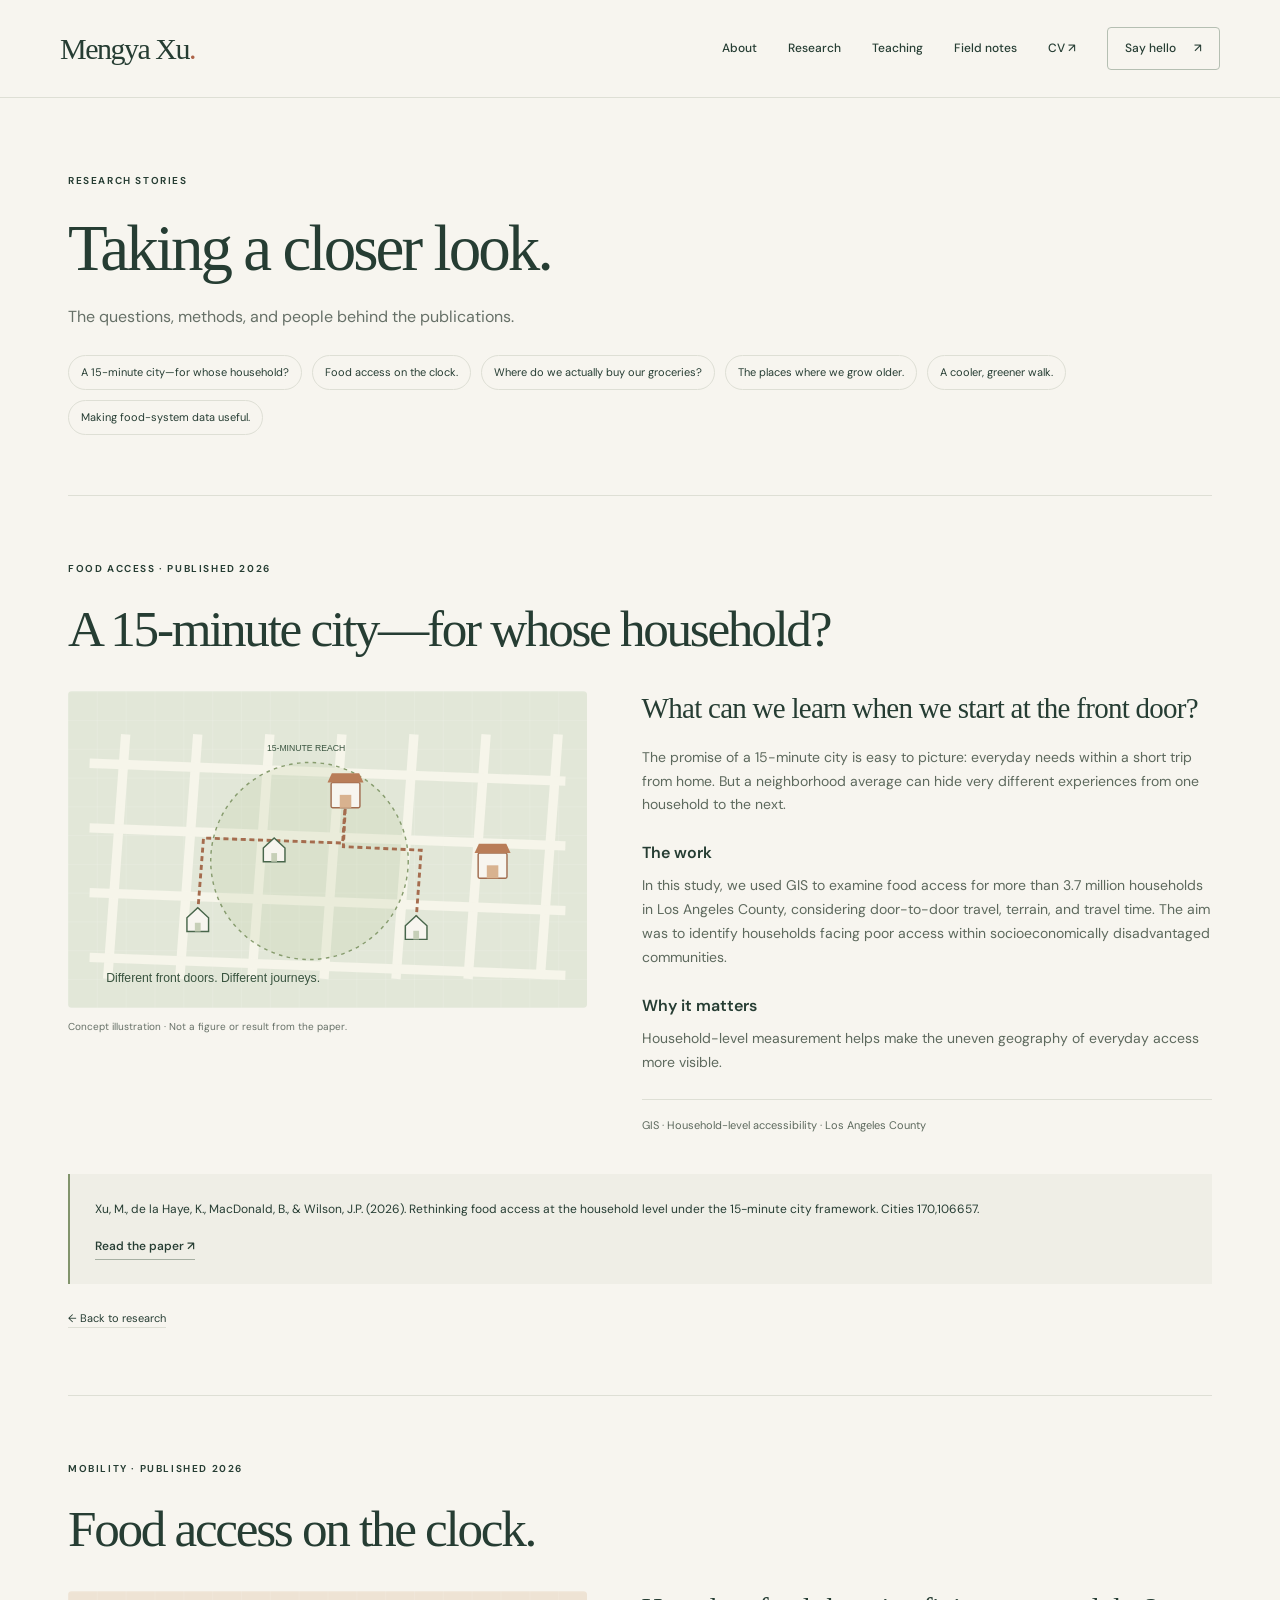
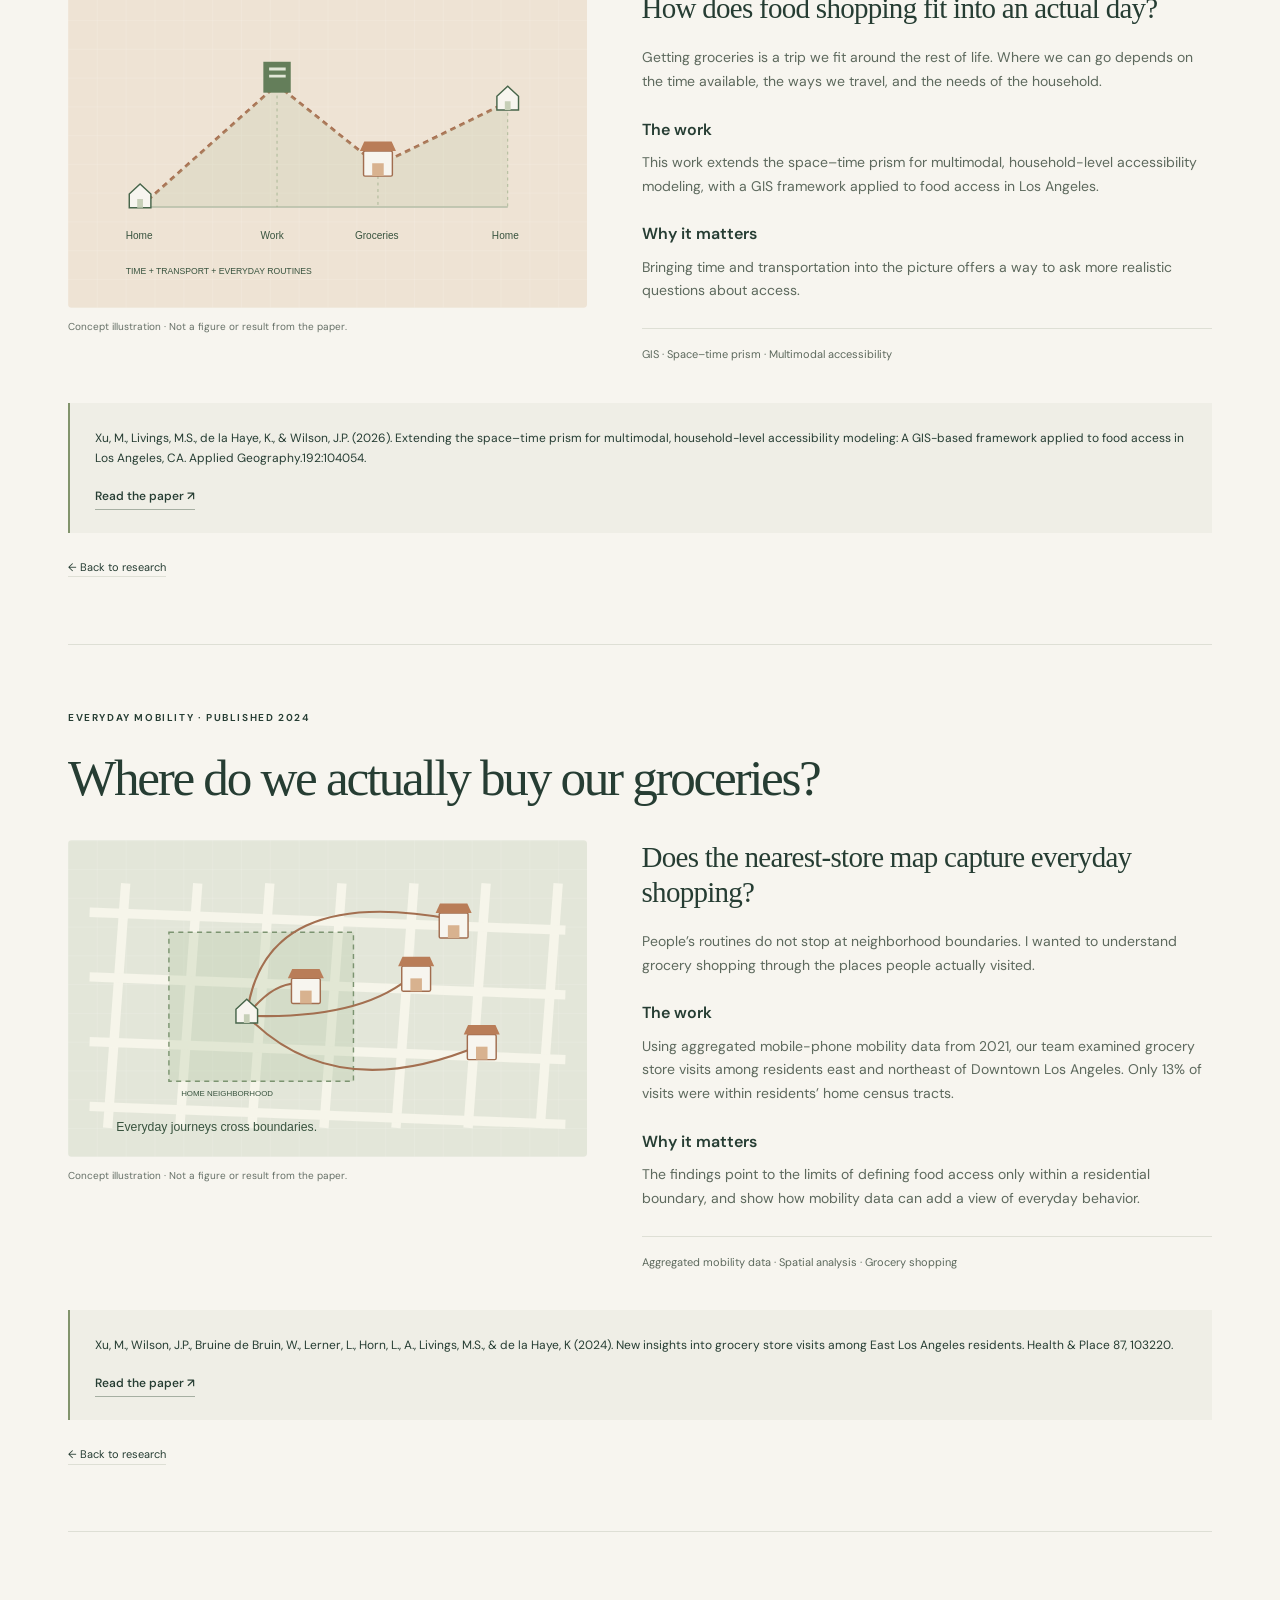
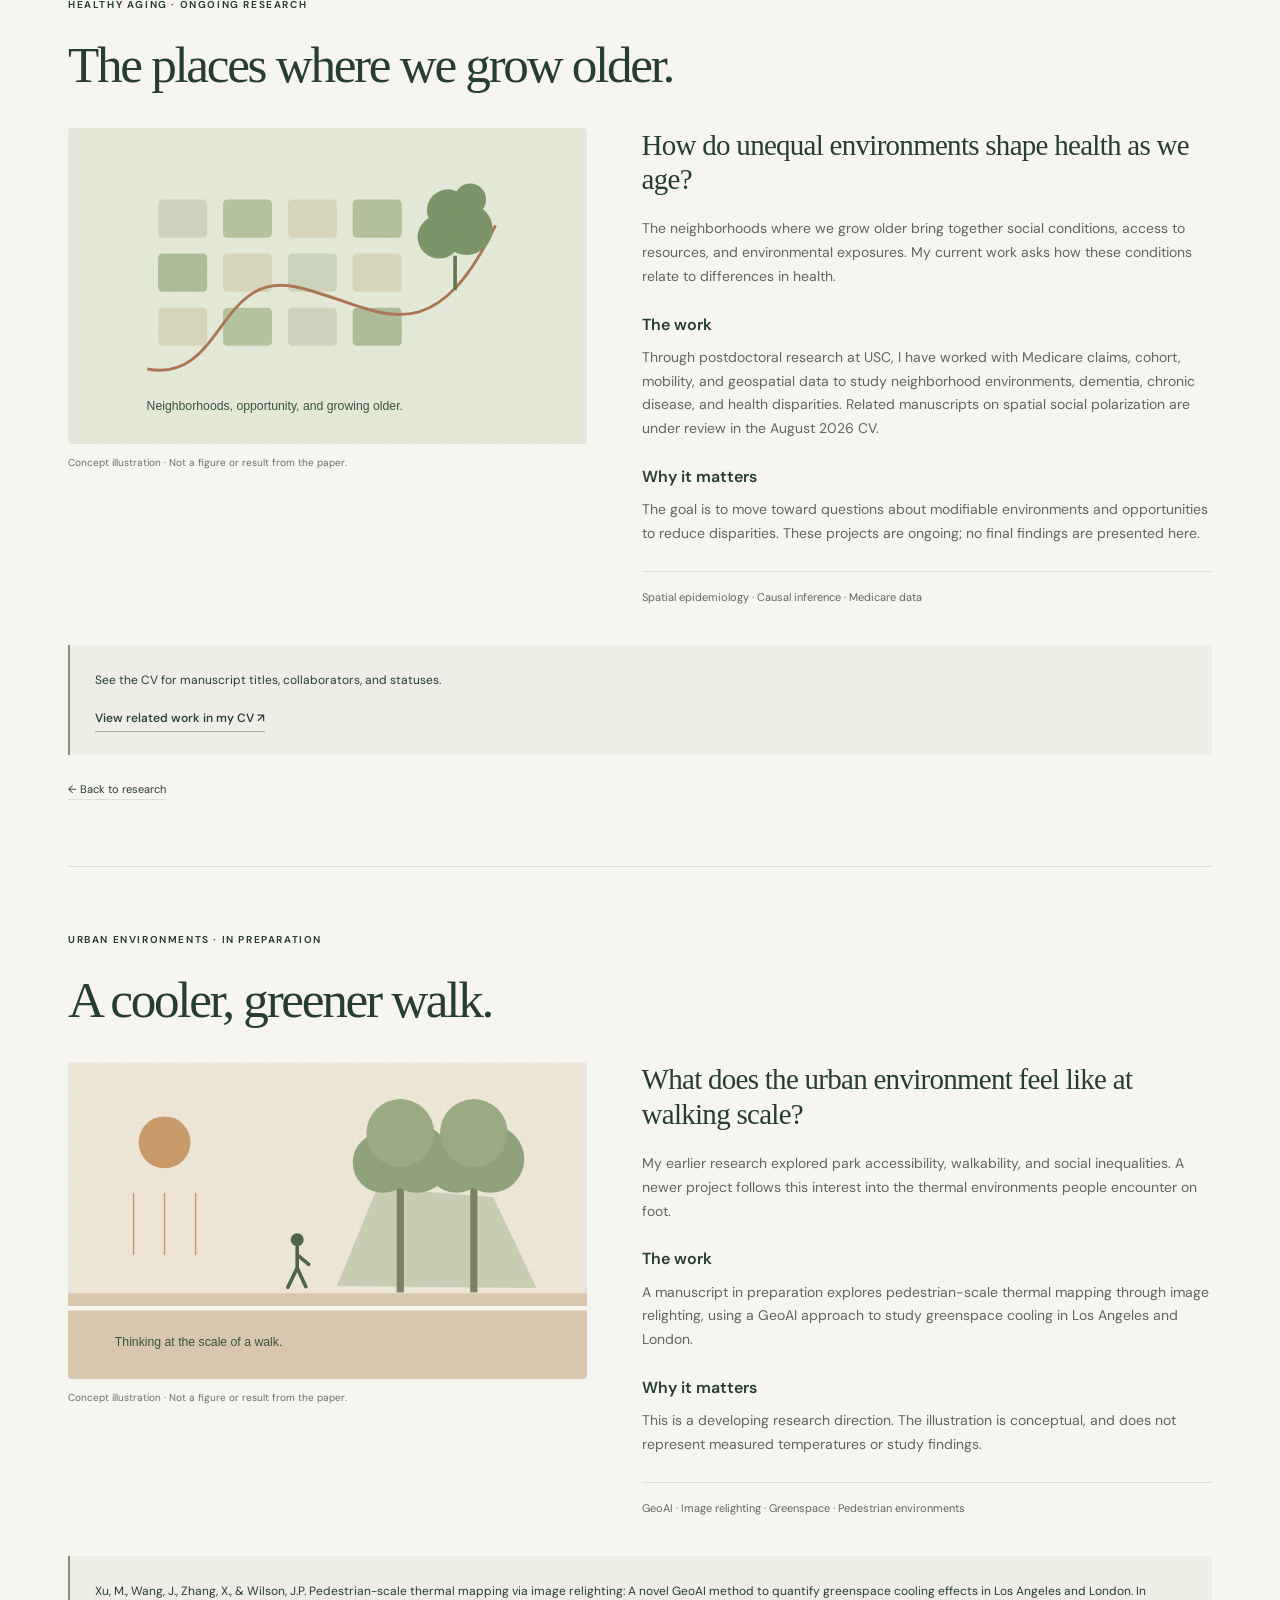
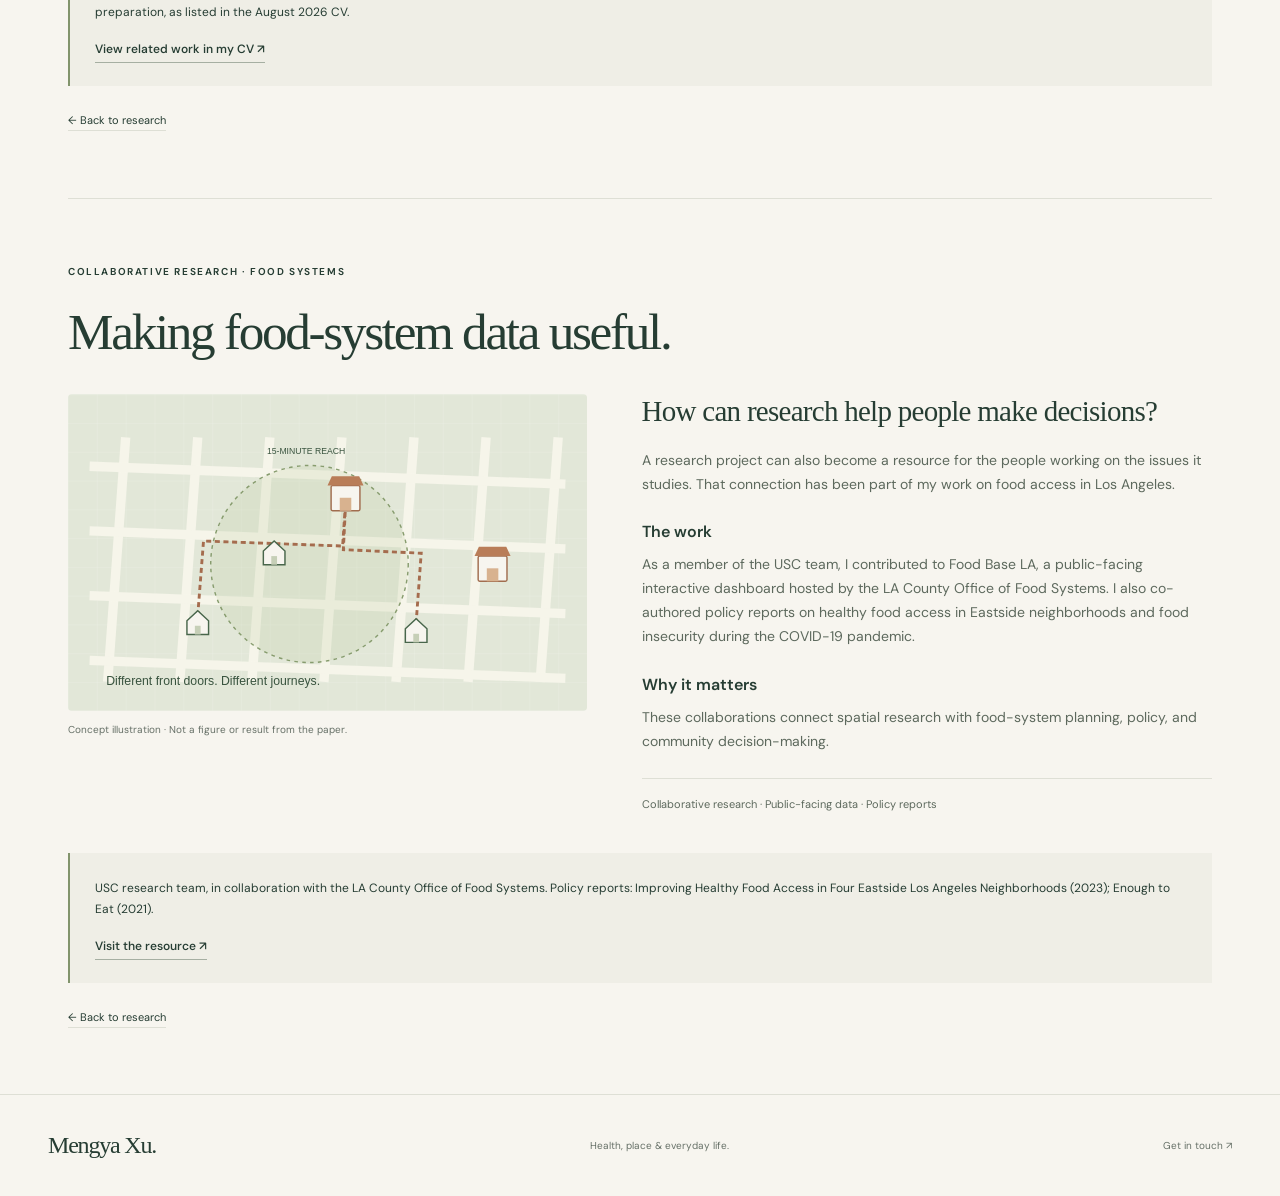
<file: projects.html>
<!doctype html><html lang="en"><head><meta charset="utf-8"><meta name="viewport" content="width=device-width,initial-scale=1"><meta name="theme-color" content="#f7f5ef"><link rel="icon" href="assets/favicon.svg" type="image/svg+xml"><link rel="stylesheet" href="style.css"><title>Research stories — Mengya Xu</title><meta name="description" content="Explore Mengya Xu's research on food access, everyday mobility, healthy aging, and urban environments."></head><body><a class="skip-link" href="#main">Skip to content</a><header class="site-header"><a class="wordmark" href="index.html" aria-label="Mengya Xu home">Mengya Xu<span class="brand-dot">.</span></a><button class="menu-toggle" aria-expanded="false" aria-controls="site-nav">Menu <span aria-hidden="true">☰</span></button><nav id="site-nav" aria-label="Main navigation"><a href="index.html#about">About</a><a href="index.html#research">Research</a><a href="index.html#teaching">Teaching</a><a href="index.html#moments">Field notes</a><a href="cv.html">CV <span aria-hidden="true">↗</span></a><a class="nav-contact" href="index.html#contact">Say hello <span aria-hidden="true">↗</span></a></nav></header><main id="main" class="wrap project-page"><div class="project-page-heading"><p class="eyebrow">RESEARCH STORIES</p><h1>Taking a closer look.</h1><p>The questions, methods, and people behind the publications.</p><nav class="project-jump" aria-label="Research projects"><a href="#household">A 15-minute city—for whose household?</a><a href="#time">Food access on the clock.</a><a href="#grocery">Where do we actually buy our groceries?</a><a href="#aging">The places where we grow older.</a><a href="#green">A cooler, greener walk.</a><a href="#community">Making food-system data useful.</a></nav></div><article id="household" class="project-detail"><p class="eyebrow">FOOD ACCESS · PUBLISHED 2026</p><h2>A 15-minute city—for whose household?</h2><div class="detail-grid"><figure><img src="assets/figures/household.svg" width="720" height="440" alt="Conceptual illustration for A 15-minute city—for whose household?"><figcaption>Concept illustration · Not a figure or result from the paper.</figcaption></figure><div><h3>What can we learn when we start at the front door?</h3><p>The promise of a 15-minute city is easy to picture: everyday needs within a short trip from home. But a neighborhood average can hide very different experiences from one household to the next.</p><h4>The work</h4><p>In this study, we used GIS to examine food access for more than 3.7 million households in Los Angeles County, considering door-to-door travel, terrain, and travel time. The aim was to identify households facing poor access within socioeconomically disadvantaged communities.</p><h4>Why it matters</h4><p>Household-level measurement helps make the uneven geography of everyday access more visible.</p><p class="methods">GIS · Household-level accessibility · Los Angeles County</p></div></div><div class="citation"><p>Xu, M., de la Haye, K., MacDonald, B., &amp; Wilson, J.P. (2026). Rethinking food access at the household level under the 15-minute city framework. Cities 170,106657.</p><a class="text-link" href="https://doi.org/10.1016/j.cities.2025.106657" target="_blank" rel="noopener noreferrer">Read the paper ↗</a></div><a href="index.html#research" class="back-link">← Back to research</a></article><article id="time" class="project-detail"><p class="eyebrow">MOBILITY · PUBLISHED 2026</p><h2>Food access on the clock.</h2><div class="detail-grid"><figure><img src="assets/figures/time.svg" width="720" height="440" alt="Conceptual illustration for Food access on the clock."><figcaption>Concept illustration · Not a figure or result from the paper.</figcaption></figure><div><h3>How does food shopping fit into an actual day?</h3><p>Getting groceries is a trip we fit around the rest of life. Where we can go depends on the time available, the ways we travel, and the needs of the household.</p><h4>The work</h4><p>This work extends the space–time prism for multimodal, household-level accessibility modeling, with a GIS framework applied to food access in Los Angeles.</p><h4>Why it matters</h4><p>Bringing time and transportation into the picture offers a way to ask more realistic questions about access.</p><p class="methods">GIS · Space–time prism · Multimodal accessibility</p></div></div><div class="citation"><p>Xu, M., Livings, M.S., de la Haye, K., &amp; Wilson, J.P. (2026). Extending the space–time prism for multimodal, household-level accessibility modeling: A GIS-based framework applied to food access in Los Angeles, CA. Applied Geography.192:104054.</p><a class="text-link" href="https://doi.org/10.1016/j.apgeog.2026.104054" target="_blank" rel="noopener noreferrer">Read the paper ↗</a></div><a href="index.html#research" class="back-link">← Back to research</a></article><article id="grocery" class="project-detail"><p class="eyebrow">EVERYDAY MOBILITY · PUBLISHED 2024</p><h2>Where do we actually buy our groceries?</h2><div class="detail-grid"><figure><img src="assets/figures/grocery.svg" width="720" height="440" alt="Conceptual illustration for Where do we actually buy our groceries?"><figcaption>Concept illustration · Not a figure or result from the paper.</figcaption></figure><div><h3>Does the nearest-store map capture everyday shopping?</h3><p>People’s routines do not stop at neighborhood boundaries. I wanted to understand grocery shopping through the places people actually visited.</p><h4>The work</h4><p>Using aggregated mobile-phone mobility data from 2021, our team examined grocery store visits among residents east and northeast of Downtown Los Angeles. Only 13% of visits were within residents’ home census tracts.</p><h4>Why it matters</h4><p>The findings point to the limits of defining food access only within a residential boundary, and show how mobility data can add a view of everyday behavior.</p><p class="methods">Aggregated mobility data · Spatial analysis · Grocery shopping</p></div></div><div class="citation"><p>Xu, M., Wilson, J.P., Bruine de Bruin, W., Lerner, L., Horn, L., A., Livings, M.S., &amp; de la Haye, K (2024). New insights into grocery store visits among East Los Angeles residents. Health &amp; Place 87, 103220.</p><a class="text-link" href="https://doi.org/10.1016/j.healthplace.2024.103220" target="_blank" rel="noopener noreferrer">Read the paper ↗</a></div><a href="index.html#research" class="back-link">← Back to research</a></article><article id="aging" class="project-detail"><p class="eyebrow">HEALTHY AGING · ONGOING RESEARCH</p><h2>The places where we grow older.</h2><div class="detail-grid"><figure><img src="assets/figures/aging.svg" width="720" height="440" alt="Conceptual illustration for The places where we grow older."><figcaption>Concept illustration · Not a figure or result from the paper.</figcaption></figure><div><h3>How do unequal environments shape health as we age?</h3><p>The neighborhoods where we grow older bring together social conditions, access to resources, and environmental exposures. My current work asks how these conditions relate to differences in health.</p><h4>The work</h4><p>Through postdoctoral research at USC, I have worked with Medicare claims, cohort, mobility, and geospatial data to study neighborhood environments, dementia, chronic disease, and health disparities. Related manuscripts on spatial social polarization are under review in the August 2026 CV.</p><h4>Why it matters</h4><p>The goal is to move toward questions about modifiable environments and opportunities to reduce disparities. These projects are ongoing; no final findings are presented here.</p><p class="methods">Spatial epidemiology · Causal inference · Medicare data</p></div></div><div class="citation"><p>See the CV for manuscript titles, collaborators, and statuses.</p><a class="text-link" href="cv.html#publications">View related work in my CV ↗</a></div><a href="index.html#research" class="back-link">← Back to research</a></article><article id="green" class="project-detail"><p class="eyebrow">URBAN ENVIRONMENTS · IN PREPARATION</p><h2>A cooler, greener walk.</h2><div class="detail-grid"><figure><img src="assets/figures/green.svg" width="720" height="440" alt="Conceptual illustration for A cooler, greener walk."><figcaption>Concept illustration · Not a figure or result from the paper.</figcaption></figure><div><h3>What does the urban environment feel like at walking scale?</h3><p>My earlier research explored park accessibility, walkability, and social inequalities. A newer project follows this interest into the thermal environments people encounter on foot.</p><h4>The work</h4><p>A manuscript in preparation explores pedestrian-scale thermal mapping through image relighting, using a GeoAI approach to study greenspace cooling in Los Angeles and London.</p><h4>Why it matters</h4><p>This is a developing research direction. The illustration is conceptual, and does not represent measured temperatures or study findings.</p><p class="methods">GeoAI · Image relighting · Greenspace · Pedestrian environments</p></div></div><div class="citation"><p>Xu, M., Wang, J., Zhang, X., &amp; Wilson, J.P. Pedestrian-scale thermal mapping via image relighting: A novel GeoAI method to quantify greenspace cooling effects in Los Angeles and London. In preparation, as listed in the August 2026 CV.</p><a class="text-link" href="cv.html#publications">View related work in my CV ↗</a></div><a href="index.html#research" class="back-link">← Back to research</a></article><article id="community" class="project-detail"><p class="eyebrow">COLLABORATIVE RESEARCH · FOOD SYSTEMS</p><h2>Making food-system data useful.</h2><div class="detail-grid"><figure><img src="assets/figures/household.svg" width="720" height="440" alt="Conceptual illustration for Making food-system data useful."><figcaption>Concept illustration · Not a figure or result from the paper.</figcaption></figure><div><h3>How can research help people make decisions?</h3><p>A research project can also become a resource for the people working on the issues it studies. That connection has been part of my work on food access in Los Angeles.</p><h4>The work</h4><p>As a member of the USC team, I contributed to Food Base LA, a public-facing interactive dashboard hosted by the LA County Office of Food Systems. I also co-authored policy reports on healthy food access in Eastside neighborhoods and food insecurity during the COVID-19 pandemic.</p><h4>Why it matters</h4><p>These collaborations connect spatial research with food-system planning, policy, and community decision-making.</p><p class="methods">Collaborative research · Public-facing data · Policy reports</p></div></div><div class="citation"><p>USC research team, in collaboration with the LA County Office of Food Systems. Policy reports: Improving Healthy Food Access in Four Eastside Los Angeles Neighborhoods (2023); Enough to Eat (2021).</p><a class="text-link" href="https://lacountyfoodsystems.org/resources" target="_blank" rel="noopener noreferrer">Visit the resource ↗</a></div><a href="index.html#research" class="back-link">← Back to research</a></article></main><footer class="site-footer"><a class="wordmark" href="index.html">Mengya Xu.</a><p>Health, place & everyday life.</p><a href="mailto:mengyaxu@usc.edu">Get in touch ↗</a></footer><script src="app.js" defer></script></body></html>
</file>
<file: style.css>
@import url('https://fonts.googleapis.com/css2?family=DM+Sans:wght@400;450;500;550;600;650;700&family=Manrope:wght@400;500;600;700;800&display=swap');
:root{--paper:#f7f5ef;--ink:#263d33;--muted:#667067;--green:#284f40;--accent:#ad6348;--line:#dedfd5;--light:#efeee6;--serif:Georgia,'Times New Roman',serif;--sans:'DM Sans',Arial,sans-serif}*{box-sizing:border-box}html{scroll-behavior:smooth;scroll-padding-top:105px}body{margin:0;background:var(--paper);color:var(--ink);font-family:var(--sans);font-size:16px;line-height:1.7}a{color:inherit;text-decoration:none}a,button{ -webkit-tap-highlight-color:transparent}button{font:inherit;cursor:pointer}img{display:block;max-width:100%;object-fit:cover}figure{margin:0}p{margin:0 0 1em}h1,h2,h3,h4{margin:0;font-weight:400}h1,h2{font-family:var(--serif);letter-spacing:-.045em;line-height:1.08}h1{font-size:clamp(48px,5.35vw,80px)}h2{font-size:clamp(38px,4vw,57px)}h3{font-family:var(--serif);font-size:28px;line-height:1.2;letter-spacing:-.025em}h4{font-weight:600;font-size:16px}em{font-weight:400;color:var(--accent)}:focus-visible{outline:3px solid var(--accent);outline-offset:6px}::selection{background:#d7e0cb}.wrap{max-width:1240px;margin-inline:auto;padding-inline:48px}.section{padding-block:100px;scroll-margin-top:0}.eyebrow{font-size:10px;font-weight:650;letter-spacing:.16em;line-height:1.6;margin:0 0 24px}.site-header{max-width:1440px;margin:auto;height:98px;padding:0 60px;display:flex;align-items:center;justify-content:space-between;gap:32px;border-bottom:1px solid var(--line)}.wordmark{font-family:var(--serif);font-size:30px;letter-spacing:-.05em;white-space:nowrap}.brand-dot{color:var(--accent)}.site-header nav{display:flex;align-items:center;gap:31px;font-size:12px;font-weight:500}.site-header nav a:not(.nav-contact){padding:10px 0}.site-header nav a:hover{color:var(--accent)}.nav-contact{border:1px solid #b5bfb2;padding:10px 17px;border-radius:4px}.nav-contact span{padding-left:15px}.menu-toggle{display:none}.hero{display:grid;grid-template-columns:1.2fr 1fr;gap:75px;align-items:center;min-height:685px;padding-block:66px 62px}.hero .eyebrow{display:flex;align-items:center;gap:12px;margin-bottom:23px}.small-star{font-size:25px;color:var(--accent);line-height:1}.hero h1{margin-bottom:30px}.hero-intro{font-size:21px;font-weight:500;margin-bottom:8px}.hero-description{max-width:405px;font-size:17px;line-height:1.8;color:#586258}.hero-actions{display:flex;gap:25px;align-items:center;margin-top:28px}.button{display:inline-flex;align-items:center;justify-content:space-between;gap:32px;padding:14px 22px;border:1px solid var(--green);border-radius:3px;background:var(--green);color:#fff;font-size:12px;font-weight:500;transition:background .2s,transform .2s}.button:hover{background:#17382a;transform:translateY(-2px)}.button span{font-size:17px}.text-link{font-size:12px;font-weight:550;border-bottom:1px solid #a6afa2;padding-bottom:5px}.text-link:hover{color:var(--accent);border-color:var(--accent)}.location{font-size:10px;color:var(--muted);display:flex;gap:8px;align-items:center;margin-top:35px;margin-bottom:0}.location-dot{width:6px;height:6px;flex-shrink:0;background:#729270;border-radius:50%}.hero-portrait{position:relative;padding:15px 10px 0 0;max-width:425px;width:100%;justify-self:end}.portrait-frame{height:458px;border-radius:190px 190px 6px 6px;overflow:hidden;background:#e7ddc9;position:relative}.portrait-frame img{width:100%;height:100%;object-position:48% 50%}.hero-portrait:before{content:'';position:absolute;inset:0 0 40px 14px;border:1px solid #b0bda7;border-radius:200px 200px 7px 7px;transform:rotate(4deg);z-index:-1}.hero-portrait figcaption{font-family:var(--serif);font-size:13px;font-style:italic;color:var(--muted);text-align:center;margin-top:16px}.portrait-stamp{position:absolute;bottom:38px;left:-37px;background:#e8eddf;border:1px solid #a5b699;border-radius:50%;width:104px;height:104px;display:flex;flex-direction:column;align-items:center;justify-content:center;font-size:11px;letter-spacing:.1em;line-height:1.5;transform:rotate(-12deg)}.portrait-stamp span{font-family:var(--serif);font-size:24px;font-style:italic;line-height:1.15}.research-ribbon{border-block:1px solid var(--line);background:#eeeee5}.research-ribbon .wrap{display:flex;justify-content:space-between;align-items:center;gap:20px;min-height:69px;font-size:12px;color:#55624e}.research-ribbon span[aria-hidden]{font-size:19px;color:#909c80}.about-section{display:grid;grid-template-columns:1fr 1.15fr;gap:85px}.about-copy p{font-size:14px;color:#636d63}.about-copy .large-copy{font-family:var(--serif);font-size:25px;line-height:1.5;color:var(--ink);margin-bottom:24px;letter-spacing:-.015em}.about-links{display:flex;gap:28px;margin-top:27px}.research-section{background:#edeee6}.section-heading{display:flex;justify-content:space-between;align-items:flex-end;gap:60px;margin-bottom:38px}.section-heading>p{font-size:14px;max-width:310px;color:#626d61;margin-bottom:5px}.section-heading .text-link{flex-shrink:0}.filter-row{display:flex;gap:8px;flex-wrap:wrap;margin:0 0 32px}.filter{font-size:11px;background:transparent;border:1px solid #c8cebf;border-radius:30px;padding:9px 18px;color:var(--ink);transition:background .2s}.filter.active,.filter:hover{background:var(--green);border-color:var(--green);color:#fff}.project-grid{display:grid;grid-template-columns:repeat(3,minmax(0,1fr));gap:36px 25px}.project-card{min-width:0}.project-card[hidden]{display:none}.project-image{position:relative;display:block;background:#e0e5d6;overflow:hidden;aspect-ratio:1.55;border:1px solid #dce0d3;border-radius:3px}.project-image img{width:100%;height:100%;transition:transform .4s}.project-image:hover img{transform:scale(1.035)}.image-label{position:absolute;left:12px;top:12px;font-size:7px;font-weight:600;letter-spacing:.1em;background:#f7f5efdd;padding:4px 7px;border-radius:2px}.image-arrow{position:absolute;bottom:12px;right:12px;width:29px;height:29px;border-radius:50%;background:var(--paper);display:grid;place-items:center;font-size:17px}.project-body{padding:20px 0 0}.project-body .eyebrow{font-size:8px;letter-spacing:.1em;margin-bottom:11px}.project-body h3{font-size:26px;margin-bottom:12px;min-height:62px}.project-body h3 a:hover{color:var(--accent)}.project-body>p:not(.eyebrow){font-size:12px;color:#626d61;line-height:1.8;min-height:65px}.tags{display:flex;gap:6px;flex-wrap:wrap;margin-top:15px}.tags span{font-size:9px;border:1px solid #cfd5c5;border-radius:3px;padding:3px 8px}.publication-list{margin-top:55px;border-block:1px solid #c9d0c0}.publication-list summary{list-style:none;padding:23px 0;display:flex;justify-content:space-between;align-items:center;font-family:var(--serif);font-size:23px;cursor:pointer}.publication-list summary::-webkit-details-marker{display:none}.count{font-family:var(--sans);font-size:10px;vertical-align:middle;margin-left:10px;color:var(--muted)}.summary-plus{font-size:25px}.publication-list[open] .summary-plus{transform:rotate(45deg)}.publication-list ol{list-style:none;padding:0;margin:0}.publication-list li{display:flex;gap:25px;border-top:1px solid #d4d9cc;padding:20px 0;font-size:12px}.publication-list li p{margin:0 0 8px}.pub-year{font-size:12px;font-weight:600;color:var(--accent);min-width:36px}.teaching-section{display:grid;grid-template-columns:1fr 1.1fr;gap:110px}.teaching-intro h2{margin-bottom:27px}.teaching-intro>p:not(.eyebrow){font-size:14px;color:var(--muted);max-width:325px}.teaching-intro .text-link{display:inline-block;margin-top:15px}.course{background:#eeeee5;border:1px solid #e0e2d6;border-radius:4px;padding:28px 31px;margin-bottom:20px}.course-meta{display:flex;justify-content:space-between;font-size:10px;letter-spacing:.08em;margin-bottom:19px}.course-meta span:first-child{font-weight:700;color:var(--accent)}.course h3{font-size:27px;margin-bottom:15px}.course p{font-size:12px;color:#626d61}.course-foot{display:flex;justify-content:space-between;align-items:center;border-top:1px solid #d8ddce;padding-top:12px;font-size:10px;color:#596651}.course-foot span:last-child{font-size:20px}.mentoring-note{font-size:12px;color:var(--muted);padding-left:2px}.mentoring-note a{text-decoration:underline;text-underline-offset:3px}.moments-section{background:#ede6dc}.moments-grid{display:grid;grid-template-columns:repeat(3,minmax(0,1fr));gap:27px}.moment>img,.grant-art{width:100%;height:245px;border-radius:3px;margin-bottom:23px}.moment>img{object-position:center}.moment .eyebrow{font-size:8px;margin-bottom:10px;letter-spacing:.1em}.moment h3{font-size:27px;margin-bottom:13px}.moment>p:not(.eyebrow){font-size:12px;color:#696a5d}.moment .small-note{font-size:10px!important;font-style:italic}.grant-art{position:relative;overflow:hidden;background:#d8dfca;padding:22px 25px;color:#354933;display:flex;flex-direction:column;justify-content:space-between}.grant-art:after{content:'';width:220px;height:220px;border:1px solid #bbc7ad;border-radius:50%;position:absolute;left:-110px;bottom:-100px}.grant-art .eyebrow{font-size:9px}.grant-star{position:absolute;right:24px;top:53px;font-size:65px;color:#70815e}.grant-title{font-family:var(--serif);font-size:36px;line-height:1.1;letter-spacing:-.04em;z-index:1}.grant-bottom{font-size:9px;letter-spacing:.1em;display:flex;justify-content:space-between;align-items:center}.grant-bottom span{font-size:19px}.timeline{display:grid;grid-template-columns:repeat(4,1fr);margin-top:54px}.timeline article{border-top:1px solid #bdc8b4;padding:28px 23px 0 0;position:relative}.timeline article:before{content:'';position:absolute;top:-4px;left:0;width:7px;height:7px;border-radius:50%;background:var(--green)}.timeline-year{font-size:10px;color:var(--accent);font-weight:600;letter-spacing:.06em}.timeline h3{font-size:24px;margin-block:14px}.timeline p{font-size:12px;color:var(--muted);max-width:230px}.service-note{display:flex;align-items:center;gap:30px;margin-top:48px;padding:26px 30px;background:#efeee5;border-radius:3px}.service-note .eyebrow{font-size:9px;max-width:125px;margin:0}.service-note>p:not(.eyebrow){font-size:12px;flex:1;margin:0;color:var(--muted)}.service-note .text-link{white-space:nowrap}.outside-section{background:#eeeee5}.travel-grid{display:grid;grid-template-columns:1.15fr 1fr 1fr 1fr;gap:20px;margin-top:45px}.travel-grid figure:nth-child(even){padding-top:34px}.travel-grid img{width:100%;height:300px;border-radius:3px}.travel-grid figcaption{font-size:10px;margin-top:11px;color:#617057;letter-spacing:.04em}.contact-section{display:flex;justify-content:space-between;align-items:flex-end;gap:50px;padding-block:104px 90px}.contact-section h2{margin-bottom:25px}.contact-section>div>p:not(.eyebrow){font-size:14px;color:var(--muted)}.contact-email{display:inline-block;font-family:var(--serif);font-size:29px;border-bottom:1px solid #a9b59e;margin-top:12px;padding-bottom:8px;letter-spacing:-.02em}.contact-email span{margin-left:34px;color:var(--accent)}.contact-email:hover{color:var(--accent)}.contact-aside{min-width:250px}.contact-star{display:block;font-size:74px;color:#a3ac8b;line-height:1;margin-bottom:35px}.contact-aside p{font-size:12px!important;line-height:1.9}.site-footer{max-width:1320px;margin:auto;border-top:1px solid var(--line);display:flex;justify-content:space-between;align-items:center;padding:30px 48px;gap:25px}.site-footer .wordmark{font-size:24px}.site-footer p,.site-footer>a:last-child{font-size:10px;margin:0;color:var(--muted)}.small-note{font-size:11px;color:var(--muted)}.small-note a{text-decoration:underline}.muted{color:var(--muted)}.skip-link{position:fixed;top:-100px;left:15px;background:var(--green);color:white;padding:12px;z-index:200}.skip-link:focus{top:10px}.sr-only{position:absolute;width:1px;height:1px;overflow:hidden;clip-path:inset(50%);white-space:nowrap}
/* Research detail pages and complete, printable CV. */
.project-page-heading{padding-top:75px;padding-bottom:60px}.project-page-heading h1{font-size:65px;margin-bottom:20px}.project-page-heading>p:not(.eyebrow){color:var(--muted)}.project-jump{display:flex;gap:10px;flex-wrap:wrap;margin-top:25px}.project-jump a{font-size:11px;border:1px solid var(--line);padding:7px 12px;border-radius:20px}.project-jump a:hover{background:var(--light)}.project-detail{padding-block:65px;border-top:1px solid var(--line);scroll-margin-top:30px}.project-detail>h2{max-width:850px;margin-bottom:35px}.detail-grid{display:grid;grid-template-columns:1fr 1.1fr;gap:55px}.detail-grid figure img{width:100%;height:auto;border-radius:4px}.detail-grid figcaption{font-size:10px;color:var(--muted);margin-top:10px}.detail-grid h3{font-size:29px;margin-bottom:20px}.detail-grid p{font-size:14px;color:#5d695d}.detail-grid h4{margin-block:22px 8px}.methods{font-size:11px!important;margin-top:25px;padding-top:16px;border-top:1px solid var(--line)}.citation{background:var(--light);padding:25px;margin-top:28px;border-left:2px solid #82946c}.citation p{font-size:12px}.back-link{font-size:11px;display:inline-block;margin-top:25px;border-bottom:1px solid var(--line)}.cv-page{max-width:1144px;margin:0 auto;padding:70px 48px}.cv-heading{margin-bottom:65px}.cv-heading h1{font-size:65px;margin-bottom:22px}.cv-heading p{font-size:14px}.cv-layout{display:grid;grid-template-columns:220px 1fr;gap:55px}.cv-layout aside{align-self:start;position:sticky;top:30px;display:flex;flex-direction:column;gap:10px}.cv-layout aside a{font-size:11px;color:var(--muted)}.cv-layout aside a:hover{color:var(--accent)}.cv-body h2{font-size:35px;letter-spacing:-.03em;border-bottom:1px solid var(--line);padding-bottom:15px;margin-top:45px;margin-bottom:20px;scroll-margin-top:30px}.cv-body h2:first-child{margin-top:0}.cv-body h3{font-size:23px;margin-top:25px;margin-bottom:15px}.cv-body p{font-size:13px}.cv-body .cv-date{color:var(--accent);font-weight:600;font-size:12px;margin-top:25px;margin-bottom:7px}
@media(min-width:1500px){.hero{min-height:735px}.hero h1{font-size:78px}.portrait-frame{height:480px}}
@media(max-width:1050px){.site-header{padding-inline:32px}.site-header nav{gap:20px}.wrap{padding-inline:35px}.hero{gap:42px}.portrait-frame{height:410px}.hero-actions{gap:15px}.button{gap:20px}.location{font-size:9px}.about-section{gap:45px}.teaching-section{gap:65px}.project-body h3{font-size:24px}.moment h3{font-size:25px}.grant-title{font-size:29px}.grant-star{font-size:50px;right:16px}.service-note{gap:20px}.travel-grid img{height:265px}}
@media(max-width:760px){html{scroll-padding-top:30px}.site-header{height:79px;padding-inline:24px;position:relative;flex-wrap:wrap;gap:0}.wordmark{font-size:28px}.menu-toggle{display:block;background:none;border:1px solid #c9cebe;border-radius:3px;padding:7px 12px;font-size:12px;color:var(--ink)}.menu-toggle span{margin-left:13px}.site-header nav{display:flex;width:100%;padding:10px 0 18px;gap:14px;flex-wrap:wrap}.js .site-header nav{display:none;position:absolute;left:0;right:0;top:78px;background:var(--paper);padding:17px 24px;z-index:10;border-bottom:1px solid var(--line);box-shadow:0 12px 20px #263d3310}.js .site-header nav.open{display:flex}.site-header:has(nav):not(.js .site-header){height:auto;min-height:79px}.wrap{padding-inline:24px}.hero{grid-template-columns:1fr;gap:38px;padding-block:48px 42px;min-height:0}.hero h1{font-size:clamp(48px,9vw,69px);margin-bottom:24px}.hero-description{font-size:16px;max-width:470px}.hero-intro{font-size:19px}.hero .eyebrow{font-size:9px}.hero-portrait{max-width:360px;justify-self:center;margin-left:15px}.portrait-frame{height:400px}.portrait-stamp{left:-20px;bottom:45px;width:85px;height:85px;font-size:9px}.hero-actions{gap:24px;flex-wrap:wrap}.location{font-size:10px;line-height:1.6;margin-top:24px}.research-ribbon .wrap{justify-content:center;gap:13px;padding-block:15px;flex-wrap:wrap;font-size:10px}.research-ribbon span[aria-hidden]{font-size:13px}.section{padding-block:65px}.about-section,.teaching-section{grid-template-columns:1fr;gap:30px}.about-section .eyebrow{margin-bottom:20px}.about-copy .large-copy{font-size:23px}.about-links{gap:23px;flex-wrap:wrap}.section-heading{align-items:flex-start;flex-direction:column;gap:23px;margin-bottom:28px}.section-heading>p{max-width:450px}.project-grid{grid-template-columns:repeat(2,minmax(0,1fr));gap:32px 20px}.project-body h3{font-size:24px;min-height:0}.project-body>p:not(.eyebrow){min-height:0}.project-body .eyebrow{font-size:7px}.image-label{font-size:6px;left:8px;top:8px}.filter{padding:8px 13px;font-size:10px}.teaching-intro>p:not(.eyebrow){max-width:470px}.moments-grid{grid-template-columns:1fr;gap:35px}.moment{max-width:500px;width:100%;margin:auto}.moment>img,.grant-art{height:300px}.moment .eyebrow{font-size:9px}.moment h3{font-size:29px}.moment>p:not(.eyebrow){font-size:14px}.grant-art{padding:30px}.grant-title{font-size:43px}.grant-star{font-size:88px;top:68px;right:32px}.timeline{grid-template-columns:repeat(2,1fr);gap:36px 0;margin-top:34px}.timeline article{padding-right:20px}.service-note{flex-direction:column;align-items:flex-start;padding:25px;gap:15px}.service-note .eyebrow{max-width:none}.travel-grid{grid-template-columns:repeat(2,1fr);gap:25px 18px;margin-top:32px}.travel-grid figure:nth-child(even){padding-top:25px}.travel-grid img{height:285px}.contact-section{flex-direction:column;align-items:flex-start;gap:40px}.contact-aside{display:grid;grid-template-columns:auto 1fr;column-gap:30px}.contact-aside .text-link{grid-column:2}.contact-star{font-size:65px;margin-bottom:0}.site-footer{padding:26px 24px;flex-wrap:wrap;gap:17px}.site-footer p{display:none}.cv-page{padding:45px 24px}.cv-heading h1,.project-page-heading h1{font-size:49px}.cv-layout{grid-template-columns:1fr;gap:35px}.cv-layout aside{position:static;display:flex;flex-direction:row;flex-wrap:wrap;gap:10px 20px;border-bottom:1px solid var(--line);padding-bottom:25px}.cv-heading{margin-bottom:30px}.detail-grid{grid-template-columns:1fr;gap:28px}.project-detail{padding-block:45px}.project-page-heading{padding-block:45px}.detail-grid figure{max-width:580px}.project-detail>h2{font-size:40px}.project-detail .eyebrow{margin-bottom:18px}}
@media(max-width:480px){.project-grid{grid-template-columns:1fr;gap:37px}.project-image{aspect-ratio:1.65}.project-body h3{font-size:29px;max-width:330px}.project-body>p:not(.eyebrow){font-size:14px}.project-body .eyebrow{font-size:9px}.image-label{font-size:7px;left:12px;top:12px}.tags span{font-size:10px}.portrait-frame{height:355px}.hero-portrait{max-width:310px}.hero-actions{gap:18px}.hero-actions .button{padding:12px 16px}.hero-actions .text-link{font-size:11px}.travel-grid img{height:225px}.contact-email{font-size:26px}.contact-email span{margin-left:16px}.timeline h3{font-size:22px}.publication-list summary{font-size:21px}.course{padding:24px}.course h3{font-size:26px}.contact-aside{column-gap:20px}.contact-aside .text-link{font-size:11px}}
@media(prefers-reduced-motion:reduce){html{scroll-behavior:auto}*,*:before,*:after{transition:none!important;animation:none!important}}
@media print{body{background:white;color:black;font-size:11pt}.site-header,.site-footer,.skip-link,.cv-layout aside,#print-cv{display:none!important}.cv-page{max-width:none;padding:0}.cv-layout{display:block}.cv-heading{margin:0 0 20px}.cv-heading h1{font-size:32pt}.cv-body h2{font-size:20pt;break-after:avoid;margin-top:25px}.cv-body h3{break-after:avoid}.cv-body p{font-size:10pt}.cv-body .cv-date{break-after:avoid}.cv-body p{orphans:3;widows:3}@page{margin:18mm}}
/* Keep the grant illustration's ornament clear of its headline at every width. */
.grant-star{top:47px;right:25px;font-size:38px;opacity:.65}
@media(max-width:760px){.grant-star{top:52px;right:30px;font-size:43px}}
.grant-star{line-height:1}
</file>
